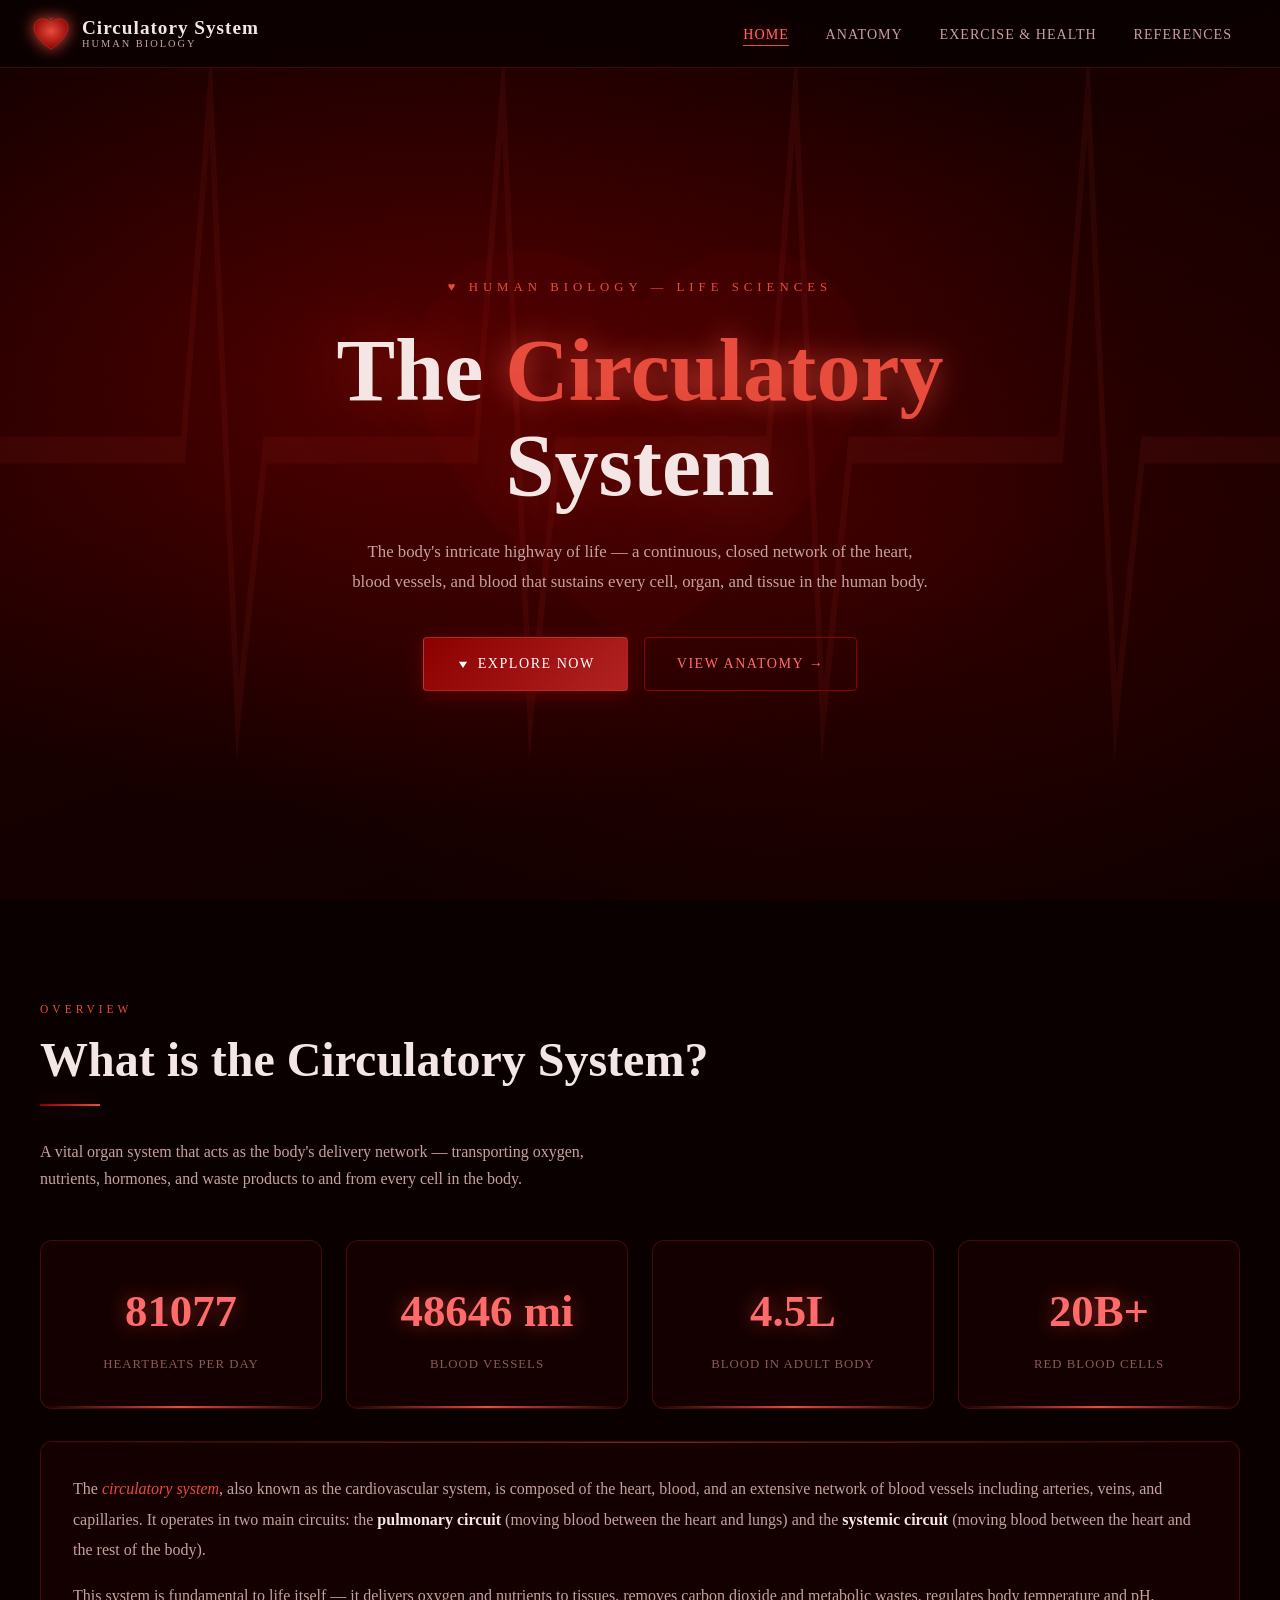
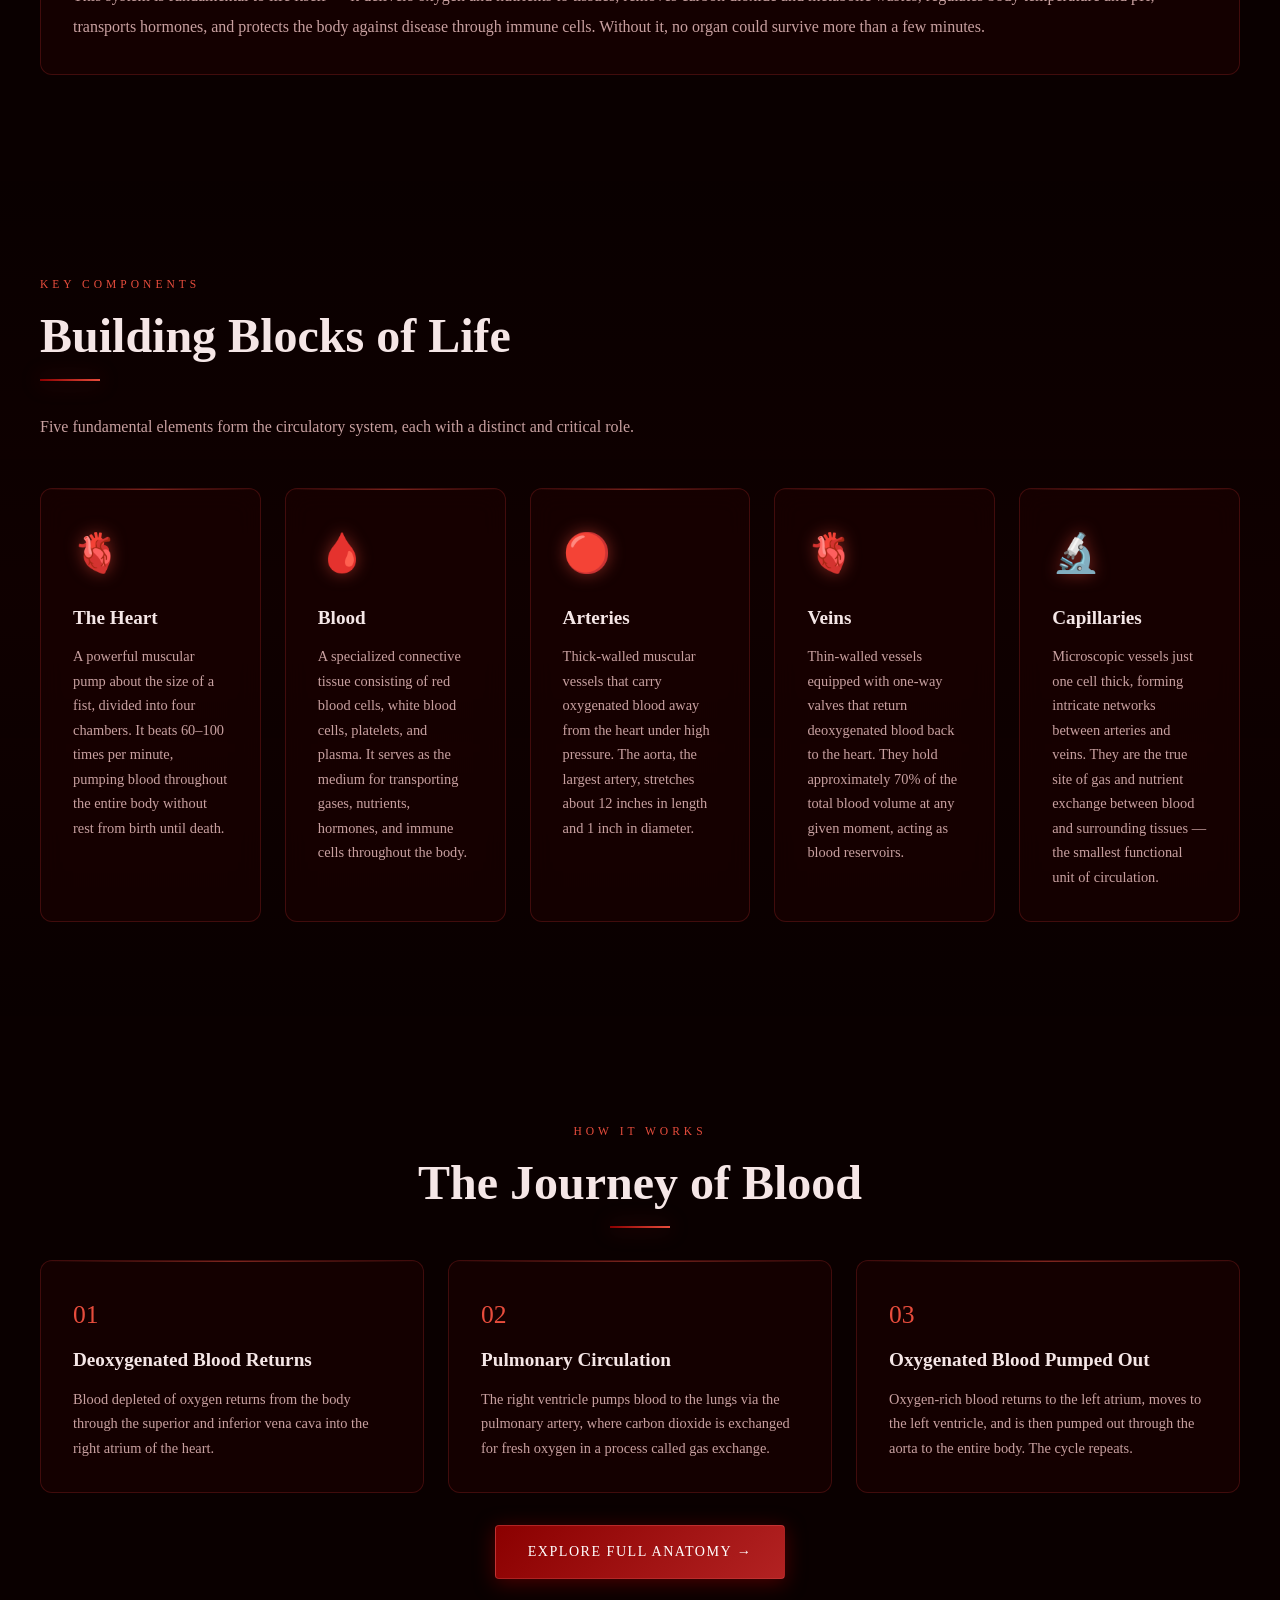
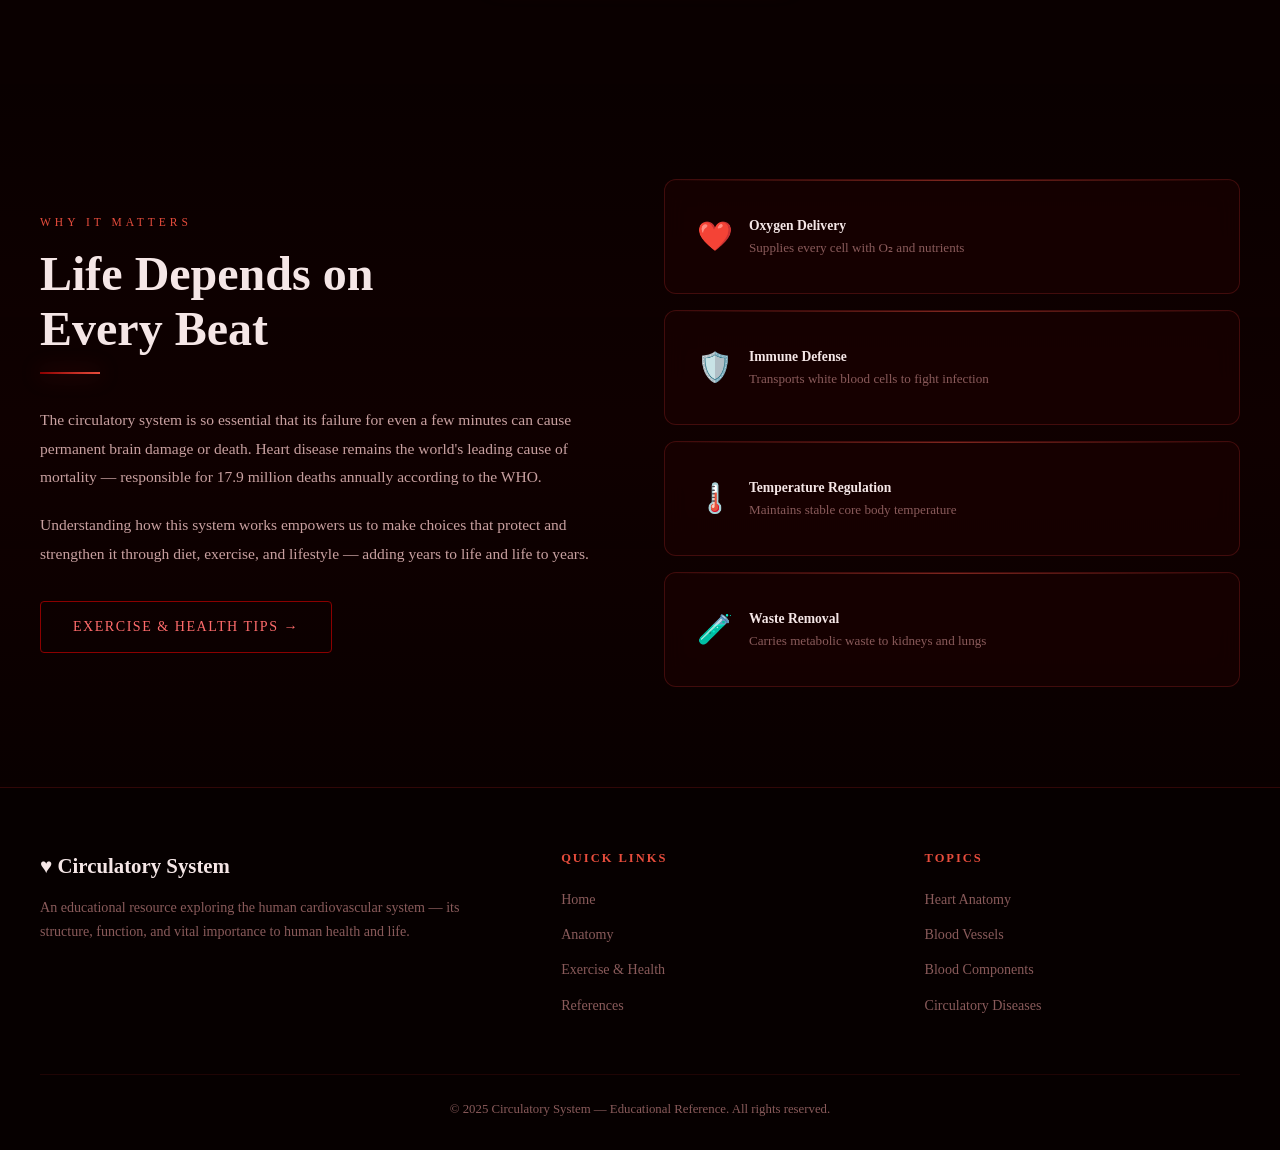
<file: index.html>
<!DOCTYPE html>
<html lang="en">
<head>
  <meta charset="UTF-8" />
  <meta name="viewport" content="width=device-width, initial-scale=1.0" />
  <title>The Circulatory System — Human Biology</title>
  <link rel="stylesheet" href="style.css" />
</head>
<body>

<!-- ========== LOADING SCREEN ========== -->
<div id="loading-screen">
  <div class="loader-heart">
    <svg viewBox="0 0 100 90" xmlns="http://www.w3.org/2000/svg">
      <path d="M50 85 C50 85 5 55 5 28 C5 14 16 5 28 5 C36 5 44 9 50 16 C56 9 64 5 72 5 C84 5 95 14 95 28 C95 55 50 85 50 85Z"
        fill="#8b0000" stroke="#c0392b" stroke-width="2"/>
    </svg>
  </div>
  <p class="loader-text">Loading&hellip;</p>
</div>

<!-- ========== PARTICLE CANVAS ========== -->
<canvas id="particles-canvas"></canvas>

<!-- ========== NAVIGATION BAR ========== -->
<nav id="navbar">
  <a href="index.html" class="nav-brand">
    <!-- Heart Logo SVG -->
    <svg class="nav-heart-icon" viewBox="0 0 100 90" xmlns="http://www.w3.org/2000/svg">
      <defs>
        <radialGradient id="hg" cx="50%" cy="40%" r="60%">
          <stop offset="0%" stop-color="#e74c3c"/>
          <stop offset="100%" stop-color="#8b0000"/>
        </radialGradient>
      </defs>
      <path d="M50 85 C50 85 5 55 5 28 C5 14 16 5 28 5 C36 5 44 9 50 16 C56 9 64 5 72 5 C84 5 95 14 95 28 C95 55 50 85 50 85Z"
        fill="url(#hg)" stroke="#c0392b" stroke-width="1.5"/>
      <!-- Aorta detail lines -->
      <line x1="50" y1="16" x2="50" y2="5" stroke="#e74c3c" stroke-width="2" opacity="0.6"/>
      <line x1="50" y1="5" x2="42" y2="2" stroke="#e74c3c" stroke-width="1.5" opacity="0.5"/>
      <line x1="50" y1="5" x2="58" y2="2" stroke="#e74c3c" stroke-width="1.5" opacity="0.5"/>
    </svg>
    <div class="nav-title">
      Circulatory System
      <span>Human Biology</span>
    </div>
  </a>

  <!-- Hamburger Toggle -->
  <div class="nav-toggle" aria-label="Toggle menu" role="button" tabindex="0">
    <span></span><span></span><span></span>
  </div>

  <ul class="nav-links">
    <li><a href="index.html" class="active">Home</a></li>
    <li><a href="anatomy.html">Anatomy</a></li>
    <li><a href="health.html">Exercise &amp; Health</a></li>
    <li><a href="references.html">References</a></li>
  </ul>
</nav>

<!-- ========== HERO SECTION ========== -->
<section class="hero" id="home">
  <div class="hero-bg"></div>

  <!-- Large background heart graphic -->
  <div class="hero-heart-graphic">
    <svg viewBox="0 0 100 90" xmlns="http://www.w3.org/2000/svg">
      <path d="M50 85 C50 85 5 55 5 28 C5 14 16 5 28 5 C36 5 44 9 50 16 C56 9 64 5 72 5 C84 5 95 14 95 28 C95 55 50 85 50 85Z"
        fill="#8b0000"/>
    </svg>
  </div>

  <!-- Animated ECG wave -->
  <div class="hero-wave">
    <svg viewBox="0 0 1400 100" preserveAspectRatio="none" xmlns="http://www.w3.org/2000/svg">
      <!-- Repeating ECG pattern -->
      <polyline points="
        0,50 80,50 100,50 115,10 130,80 145,50 160,50
        240,50 260,50 275,10 290,80 305,50 320,50
        400,50 420,50 435,10 450,80 465,50 480,50
        560,50 580,50 595,10 610,80 625,50 640,50
        720,50 740,50 755,10 770,80 785,50 800,50
        880,50 900,50 915,10 930,80 945,50 960,50
        1040,50 1060,50 1075,10 1090,80 1105,50 1120,50
        1200,50 1220,50 1235,10 1250,80 1265,50 1280,50
        1400,50"
        fill="none" stroke="#e74c3c" stroke-width="3"/>
    </svg>
  </div>

  <!-- Hero Content -->
  <div class="hero-content">
    <p class="hero-eyebrow">&#9829; Human Biology &mdash; Life Sciences</p>
    <h1>The <em>Circulatory</em><br>System</h1>
    <p class="hero-description">
      The body's intricate highway of life &mdash; a continuous, closed network of the heart, 
      blood vessels, and blood that sustains every cell, organ, and tissue in the human body.
    </p>
    <div class="hero-actions">
      <a href="#overview" class="btn-primary">
        <svg width="14" height="14" viewBox="0 0 24 24" fill="white" style="transform:rotate(90deg)"><path d="M8 5v14l11-7z"/></svg>
        Explore Now
      </a>
      <a href="anatomy.html" class="btn-outline">View Anatomy &rarr;</a>
    </div>
  </div>

  <!-- Heartbeat ECG line at bottom of hero -->
  <div class="heartbeat-bar">
    <svg viewBox="0 0 1200 80" preserveAspectRatio="none" xmlns="http://www.w3.org/2000/svg">
      <polyline class="ecg-line" points="
        0,40 100,40 130,40 150,5 165,70 180,40 220,40
        320,40 350,40 370,5 385,70 400,40 440,40
        540,40 570,40 590,5 605,70 620,40 660,40
        760,40 790,40 810,5 825,70 840,40 880,40
        980,40 1010,40 1030,5 1045,70 1060,40 1100,40
        1200,40"/>
    </svg>
  </div>
</section>

<!-- ========== OVERVIEW SECTION ========== -->
<section class="section" id="overview">
  <div class="section-inner">
    <div class="reveal">
      <p class="section-label">Overview</p>
      <h2 class="section-title">What is the Circulatory System?</h2>
      <div class="section-divider"></div>
      <p class="section-subtitle">
        A vital organ system that acts as the body's delivery network &mdash; transporting oxygen, 
        nutrients, hormones, and waste products to and from every cell in the body.
      </p>
    </div>

    <!-- Stats Row -->
    <div class="stats-grid reveal">
      <div class="stat-card">
        <span class="stat-number" data-count="100000" data-suffix="">0</span>
        <span class="stat-label">Heartbeats per day</span>
      </div>
      <div class="stat-card">
        <span class="stat-number" data-count="60000" data-suffix=" mi">0</span>
        <span class="stat-label">Blood vessels</span>
      </div>
      <div class="stat-card">
        <span class="stat-number" data-count="5.6" data-suffix="L">0</span>
        <span class="stat-label">Blood in adult body</span>
      </div>
      <div class="stat-card">
        <span class="stat-number" data-count="25" data-suffix="B+">0</span>
        <span class="stat-label">Red blood cells</span>
      </div>
    </div>

    <!-- Description -->
    <div class="glass-card reveal mt-2">
      <p style="font-size:1rem; color:var(--text-secondary); line-height:1.9; margin-bottom:1rem;">
        The <mark class="red">circulatory system</mark>, also known as the cardiovascular system, is composed of the 
        heart, blood, and an extensive network of blood vessels including arteries, veins, and capillaries. 
        It operates in two main circuits: the <strong style="color:var(--text-primary)">pulmonary circuit</strong> 
        (moving blood between the heart and lungs) and the <strong style="color:var(--text-primary)">systemic circuit</strong> 
        (moving blood between the heart and the rest of the body).
      </p>
      <p style="font-size:1rem; color:var(--text-secondary); line-height:1.9;">
        This system is fundamental to life itself &mdash; it delivers oxygen and nutrients to tissues, 
        removes carbon dioxide and metabolic wastes, regulates body temperature and pH, transports hormones, 
        and protects the body against disease through immune cells. Without it, no organ could survive 
        more than a few minutes.
      </p>
    </div>
  </div>
</section>

<!-- ========== COMPONENT CARDS SECTION ========== -->
<section class="section bg-section-alt" id="components">
  <div class="section-inner">
    <div class="reveal">
      <p class="section-label">Key Components</p>
      <h2 class="section-title">Building Blocks of Life</h2>
      <div class="section-divider"></div>
      <p class="section-subtitle">
        Five fundamental elements form the circulatory system, each with a distinct and critical role.
      </p>
    </div>

    <div class="cards-grid">
      <!-- Heart -->
      <div class="glass-card reveal reveal-delay-1">
        <span class="card-icon">🫀</span>
        <h3 class="card-title">The Heart</h3>
        <p class="card-body">
          A powerful muscular pump about the size of a fist, divided into four chambers. 
          It beats 60&ndash;100 times per minute, pumping blood throughout the entire body 
          without rest from birth until death.
        </p>
      </div>

      <!-- Blood -->
      <div class="glass-card reveal reveal-delay-2">
        <span class="card-icon">🩸</span>
        <h3 class="card-title">Blood</h3>
        <p class="card-body">
          A specialized connective tissue consisting of red blood cells, white blood cells, 
          platelets, and plasma. It serves as the medium for transporting gases, nutrients, 
          hormones, and immune cells throughout the body.
        </p>
      </div>

      <!-- Arteries -->
      <div class="glass-card reveal reveal-delay-3">
        <span class="card-icon">🔴</span>
        <h3 class="card-title">Arteries</h3>
        <p class="card-body">
          Thick-walled muscular vessels that carry oxygenated blood away from the heart 
          under high pressure. The aorta, the largest artery, stretches about 12 inches 
          in length and 1 inch in diameter.
        </p>
      </div>

      <!-- Veins -->
      <div class="glass-card reveal reveal-delay-1">
        <span class="card-icon">🫀</span>
        <h3 class="card-title">Veins</h3>
        <p class="card-body">
          Thin-walled vessels equipped with one-way valves that return deoxygenated blood 
          back to the heart. They hold approximately 70% of the total blood volume at any 
          given moment, acting as blood reservoirs.
        </p>
      </div>

      <!-- Capillaries -->
      <div class="glass-card reveal reveal-delay-2">
        <span class="card-icon">🔬</span>
        <h3 class="card-title">Capillaries</h3>
        <p class="card-body">
          Microscopic vessels just one cell thick, forming intricate networks between 
          arteries and veins. They are the true site of gas and nutrient exchange between 
          blood and surrounding tissues &mdash; the smallest functional unit of circulation.
        </p>
      </div>
    </div>
  </div>
</section>

<!-- ========== CIRCULATION PROCESS SECTION ========== -->
<section class="section" id="process">
  <div class="section-inner text-center">
    <div class="reveal">
      <p class="section-label">How It Works</p>
      <h2 class="section-title">The Journey of Blood</h2>
      <div class="section-divider" style="margin:1rem auto 2rem;"></div>
    </div>

    <!-- Process Steps -->
    <div class="cards-grid cards-grid-3 reveal">
      <div class="glass-card" style="text-align:left;">
        <div style="font-size:1.6rem;font-family:var(--font-display);color:var(--crimson-glow);margin-bottom:0.5rem;">01</div>
        <h3 class="card-title">Deoxygenated Blood Returns</h3>
        <p class="card-body">
          Blood depleted of oxygen returns from the body through the superior and inferior 
          vena cava into the right atrium of the heart.
        </p>
      </div>
      <div class="glass-card" style="text-align:left;">
        <div style="font-size:1.6rem;font-family:var(--font-display);color:var(--crimson-glow);margin-bottom:0.5rem;">02</div>
        <h3 class="card-title">Pulmonary Circulation</h3>
        <p class="card-body">
          The right ventricle pumps blood to the lungs via the pulmonary artery, where 
          carbon dioxide is exchanged for fresh oxygen in a process called gas exchange.
        </p>
      </div>
      <div class="glass-card" style="text-align:left;">
        <div style="font-size:1.6rem;font-family:var(--font-display);color:var(--crimson-glow);margin-bottom:0.5rem;">03</div>
        <h3 class="card-title">Oxygenated Blood Pumped Out</h3>
        <p class="card-body">
          Oxygen-rich blood returns to the left atrium, moves to the left ventricle, and 
          is then pumped out through the aorta to the entire body. The cycle repeats.
        </p>
      </div>
    </div>

    <!-- CTA -->
    <div class="reveal mt-2">
      <a href="anatomy.html" class="btn-primary">Explore Full Anatomy &rarr;</a>
    </div>
  </div>
</section>

<!-- ========== IMPORTANCE SECTION ========== -->
<section class="section bg-section-alt">
  <div class="section-inner">
    <div style="display:grid;grid-template-columns:1fr 1fr;gap:3rem;align-items:center;" class="reveal">
      <div>
        <p class="section-label">Why It Matters</p>
        <h2 class="section-title">Life Depends on<br>Every Beat</h2>
        <div class="section-divider"></div>
        <p style="color:var(--text-secondary);line-height:1.85;margin-bottom:1.2rem;font-size:0.97rem;">
          The circulatory system is so essential that its failure for even a few minutes can cause 
          permanent brain damage or death. Heart disease remains the world's leading cause of 
          mortality &mdash; responsible for 17.9 million deaths annually according to the WHO.
        </p>
        <p style="color:var(--text-secondary);line-height:1.85;margin-bottom:2rem;font-size:0.97rem;">
          Understanding how this system works empowers us to make choices that protect and 
          strengthen it through diet, exercise, and lifestyle &mdash; adding years to life 
          and life to years.
        </p>
        <a href="health.html" class="btn-outline">Exercise &amp; Health Tips &rarr;</a>
      </div>
      <div>
        <!-- Key facts list -->
        <div class="glass-card" style="margin-bottom:1rem;">
          <div style="display:flex;align-items:center;gap:1rem;">
            <span style="font-size:1.8rem;">❤️</span>
            <div>
              <div style="font-size:0.85rem;color:var(--text-primary);font-weight:600;">Oxygen Delivery</div>
              <div style="font-size:0.82rem;color:var(--text-muted);">Supplies every cell with O₂ and nutrients</div>
            </div>
          </div>
        </div>
        <div class="glass-card" style="margin-bottom:1rem;">
          <div style="display:flex;align-items:center;gap:1rem;">
            <span style="font-size:1.8rem;">🛡️</span>
            <div>
              <div style="font-size:0.85rem;color:var(--text-primary);font-weight:600;">Immune Defense</div>
              <div style="font-size:0.82rem;color:var(--text-muted);">Transports white blood cells to fight infection</div>
            </div>
          </div>
        </div>
        <div class="glass-card" style="margin-bottom:1rem;">
          <div style="display:flex;align-items:center;gap:1rem;">
            <span style="font-size:1.8rem;">🌡️</span>
            <div>
              <div style="font-size:0.85rem;color:var(--text-primary);font-weight:600;">Temperature Regulation</div>
              <div style="font-size:0.82rem;color:var(--text-muted);">Maintains stable core body temperature</div>
            </div>
          </div>
        </div>
        <div class="glass-card">
          <div style="display:flex;align-items:center;gap:1rem;">
            <span style="font-size:1.8rem;">🧪</span>
            <div>
              <div style="font-size:0.85rem;color:var(--text-primary);font-weight:600;">Waste Removal</div>
              <div style="font-size:0.82rem;color:var(--text-muted);">Carries metabolic waste to kidneys and lungs</div>
            </div>
          </div>
        </div>
      </div>
    </div>
  </div>
</section>

<!-- ========== FOOTER ========== -->
<footer>
  <div class="footer-inner">
    <div class="footer-brand">
      <h3>&#9829; Circulatory System</h3>
      <p>
        An educational resource exploring the human cardiovascular system &mdash; its structure, 
        function, and vital importance to human health and life.
      </p>
    </div>
    <div class="footer-col">
      <h4>Quick Links</h4>
      <ul>
        <li><a href="index.html">Home</a></li>
        <li><a href="anatomy.html">Anatomy</a></li>
        <li><a href="health.html">Exercise &amp; Health</a></li>
        <li><a href="references.html">References</a></li>
      </ul>
    </div>
    <div class="footer-col">
      <h4>Topics</h4>
      <ul>
        <li><a href="anatomy.html#heart-parts">Heart Anatomy</a></li>
        <li><a href="anatomy.html#blood-vessels">Blood Vessels</a></li>
        <li><a href="anatomy.html#blood">Blood Components</a></li>
        <li><a href="health.html#diseases">Circulatory Diseases</a></li>
      </ul>
    </div>
  </div>
  <div class="footer-bottom">
    <p>&copy; 2025 Circulatory System &mdash; Educational Reference. All rights reserved.</p>
  </div>
</footer>

<!-- ========== SCROLL TO TOP ========== -->
<button id="scroll-top" aria-label="Scroll to top">
  <svg viewBox="0 0 24 24" xmlns="http://www.w3.org/2000/svg">
    <path d="M12 4l-8 8h5v8h6v-8h5z"/>
  </svg>
</button>

<script src="script.js"></script>
</body>
</html>
</file>
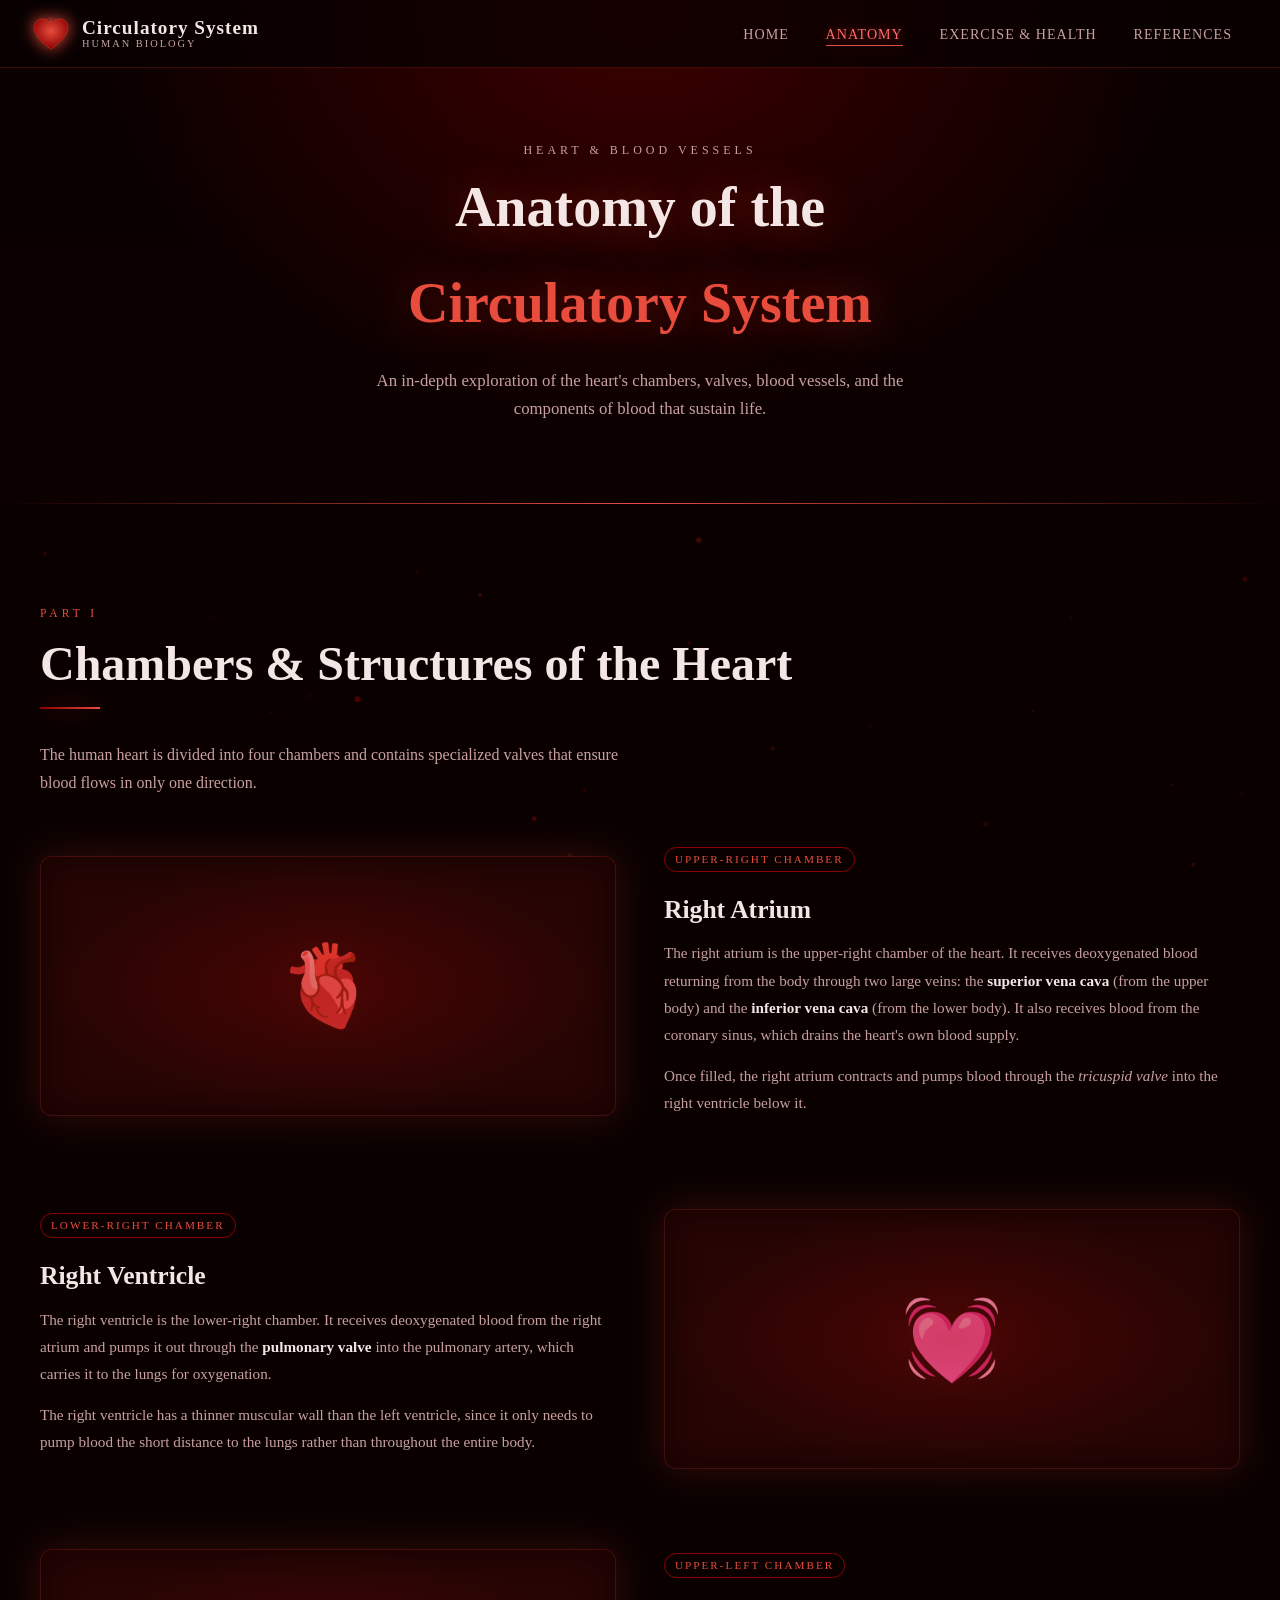
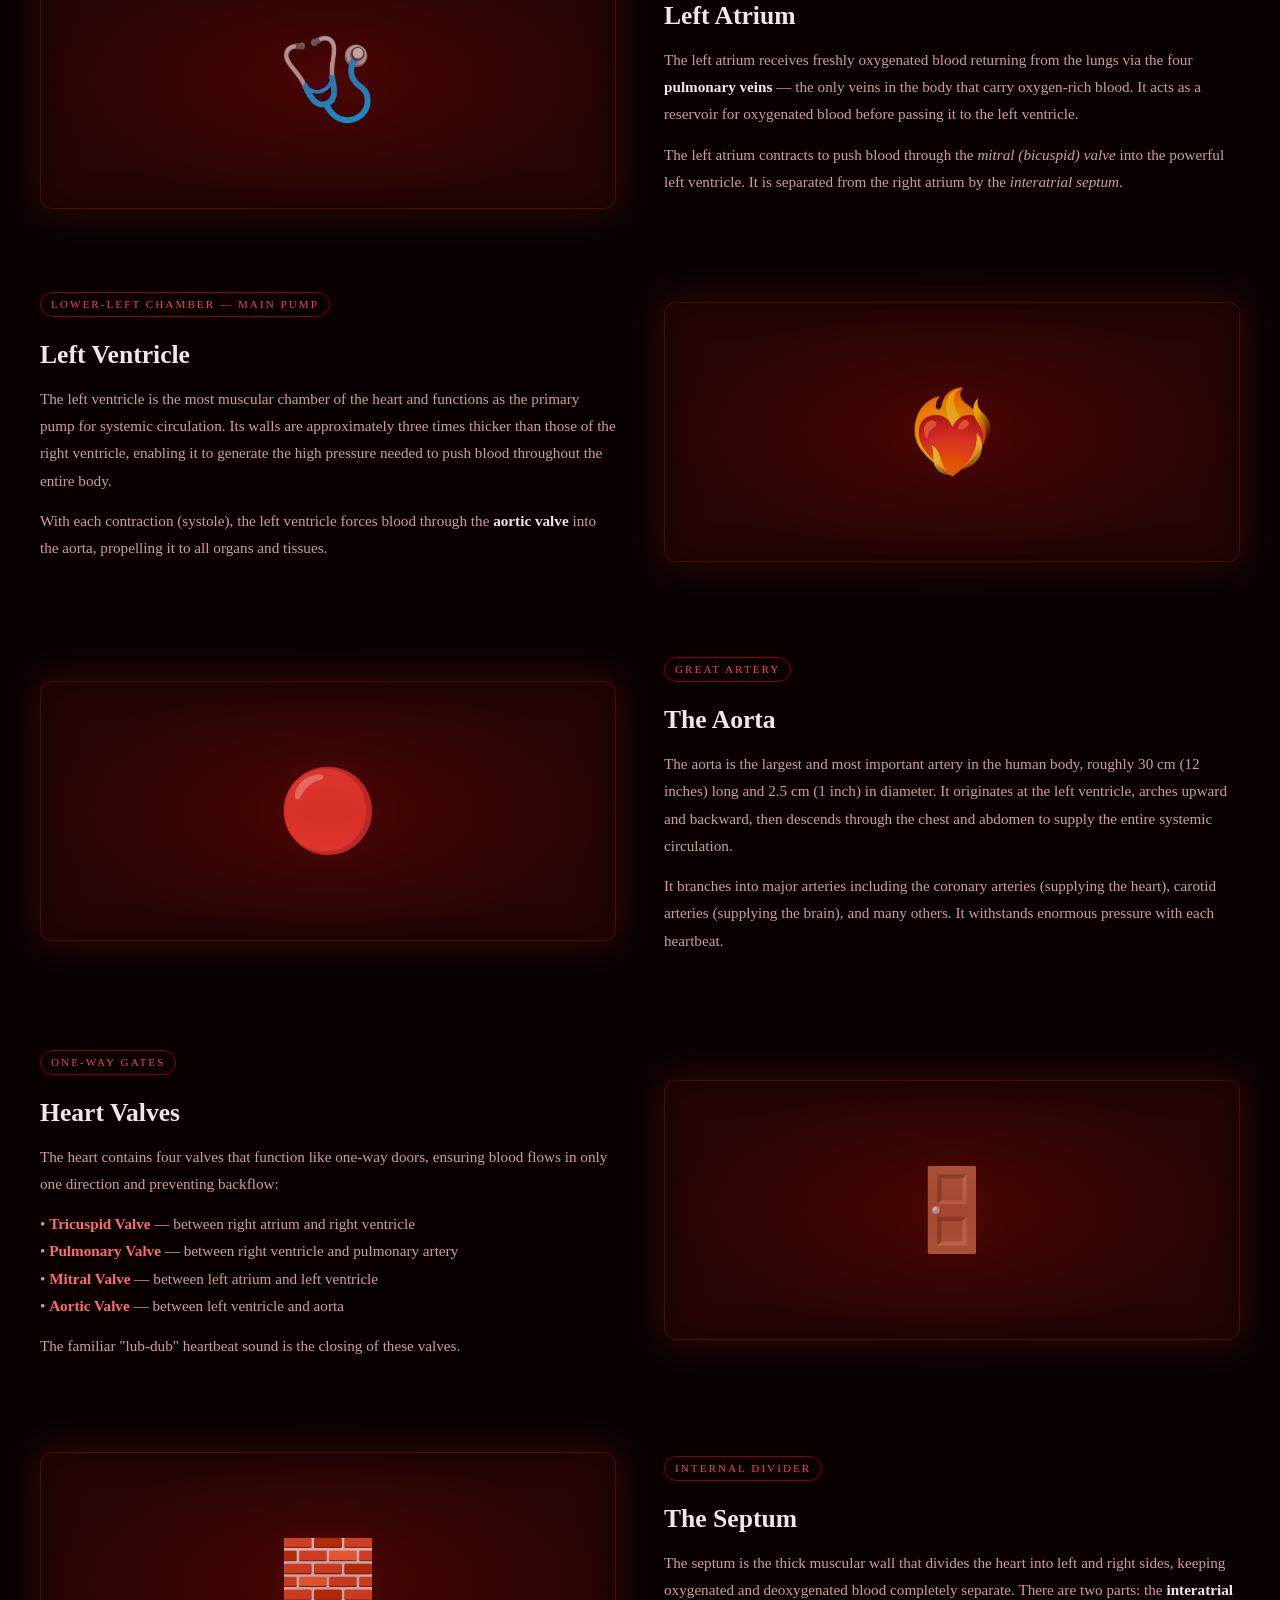
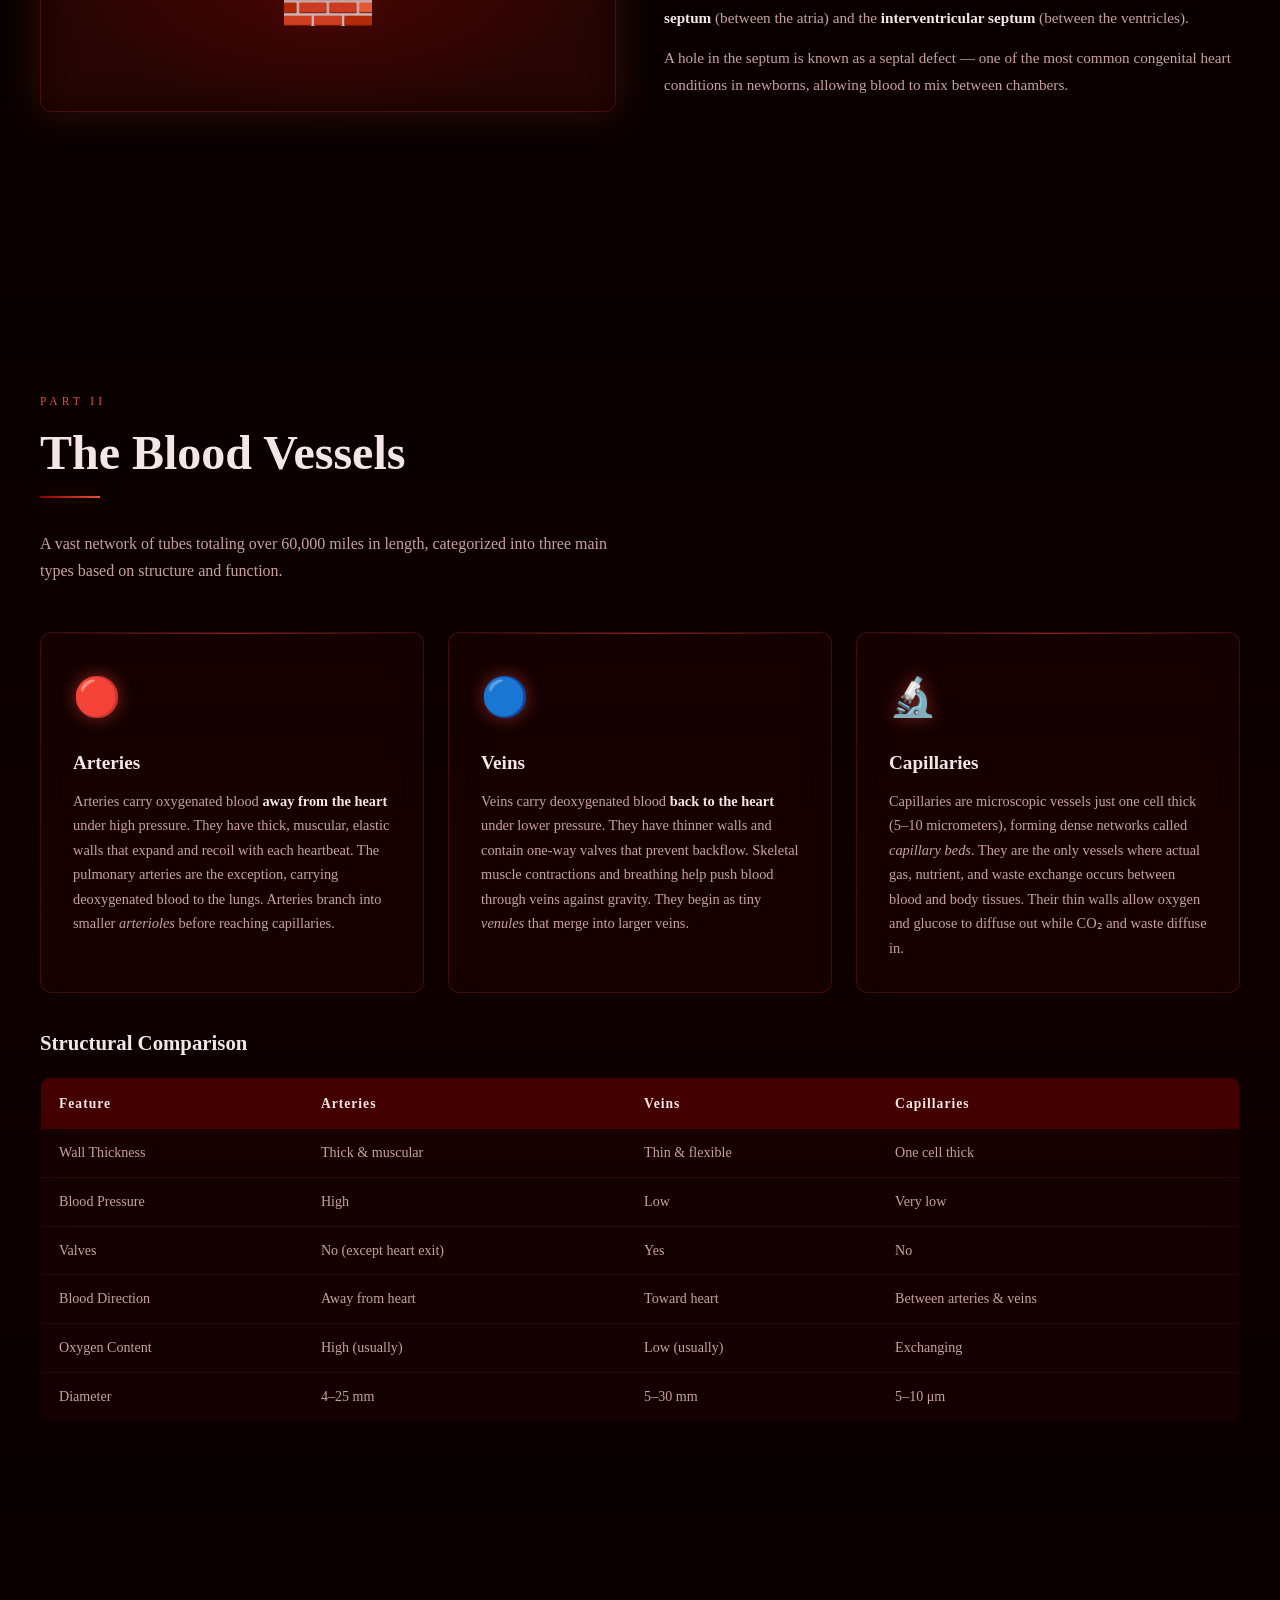
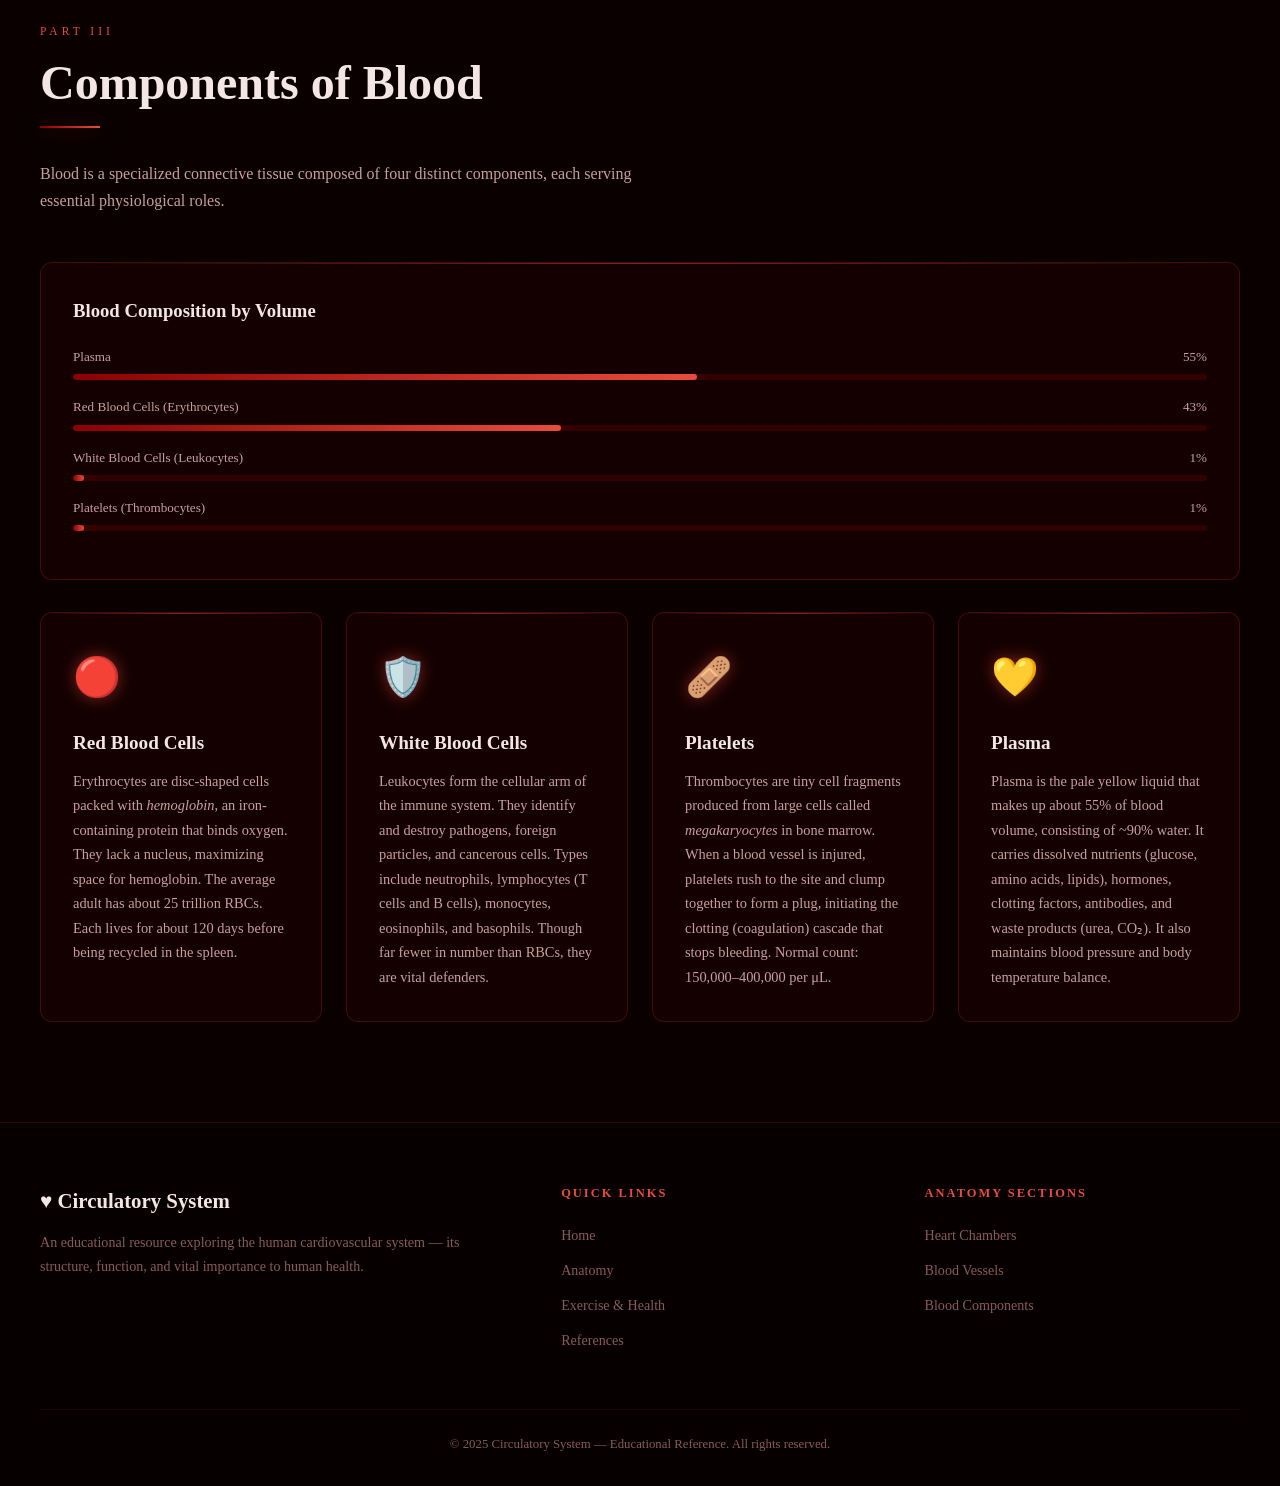
<file: anatomy.html>
<!DOCTYPE html>
<html lang="en">
<head>
  <meta charset="UTF-8" />
  <meta name="viewport" content="width=device-width, initial-scale=1.0" />
  <title>Anatomy — The Circulatory System</title>
  <link rel="stylesheet" href="style.css" />
</head>
<body>

<!-- ========== LOADING SCREEN ========== -->
<div id="loading-screen">
  <div class="loader-heart">
    <svg viewBox="0 0 100 90" xmlns="http://www.w3.org/2000/svg">
      <path d="M50 85 C50 85 5 55 5 28 C5 14 16 5 28 5 C36 5 44 9 50 16 C56 9 64 5 72 5 C84 5 95 14 95 28 C95 55 50 85 50 85Z"
        fill="#8b0000" stroke="#c0392b" stroke-width="2"/>
    </svg>
  </div>
  <p class="loader-text">Loading&hellip;</p>
</div>

<!-- ========== PARTICLE CANVAS ========== -->
<canvas id="particles-canvas"></canvas>

<!-- ========== NAVIGATION BAR ========== -->
<nav id="navbar">
  <a href="index.html" class="nav-brand">
    <svg class="nav-heart-icon" viewBox="0 0 100 90" xmlns="http://www.w3.org/2000/svg">
      <defs>
        <radialGradient id="hg2" cx="50%" cy="40%" r="60%">
          <stop offset="0%" stop-color="#e74c3c"/>
          <stop offset="100%" stop-color="#8b0000"/>
        </radialGradient>
      </defs>
      <path d="M50 85 C50 85 5 55 5 28 C5 14 16 5 28 5 C36 5 44 9 50 16 C56 9 64 5 72 5 C84 5 95 14 95 28 C95 55 50 85 50 85Z"
        fill="url(#hg2)" stroke="#c0392b" stroke-width="1.5"/>
      <line x1="50" y1="16" x2="50" y2="5" stroke="#e74c3c" stroke-width="2" opacity="0.6"/>
      <line x1="50" y1="5" x2="42" y2="2" stroke="#e74c3c" stroke-width="1.5" opacity="0.5"/>
      <line x1="50" y1="5" x2="58" y2="2" stroke="#e74c3c" stroke-width="1.5" opacity="0.5"/>
    </svg>
    <div class="nav-title">
      Circulatory System
      <span>Human Biology</span>
    </div>
  </a>
  <div class="nav-toggle" role="button" tabindex="0" aria-label="Toggle menu">
    <span></span><span></span><span></span>
  </div>
  <ul class="nav-links">
    <li><a href="index.html">Home</a></li>
    <li><a href="anatomy.html" class="active">Anatomy</a></li>
    <li><a href="health.html">Exercise &amp; Health</a></li>
    <li><a href="references.html">References</a></li>
  </ul>
</nav>

<!-- ========== PAGE HERO ========== -->
<header class="page-hero">
  <p class="section-label" style="font-size:0.75rem;letter-spacing:4px;">Heart &amp; Blood Vessels</p>
  <h1>Anatomy of the<br><em style="color:var(--crimson-glow);font-style:normal;">Circulatory System</em></h1>
  <p>An in-depth exploration of the heart's chambers, valves, blood vessels, and the components of blood that sustain life.</p>
</header>

<!-- ========== HEART PARTS SECTION ========== -->
<section class="section" id="heart-parts">
  <div class="section-inner">
    <div class="reveal">
      <p class="section-label">Part I</p>
      <h2 class="section-title">Chambers &amp; Structures of the Heart</h2>
      <div class="section-divider"></div>
      <p class="section-subtitle">
        The human heart is divided into four chambers and contains specialized valves that ensure 
        blood flows in only one direction.
      </p>
    </div>

    <!-- Right Atrium -->
    <div class="anatomy-block">
      <div class="anatomy-visual">🫀</div>
      <div class="anatomy-info">
        <span class="tag">Upper-Right Chamber</span>
        <h3>Right Atrium</h3>
        <p>
          The right atrium is the upper-right chamber of the heart. It receives deoxygenated blood 
          returning from the body through two large veins: the <strong style="color:var(--text-primary)">superior vena cava</strong> 
          (from the upper body) and the <strong style="color:var(--text-primary)">inferior vena cava</strong> 
          (from the lower body). It also receives blood from the coronary sinus, which drains 
          the heart's own blood supply.
        </p>
        <p>
          Once filled, the right atrium contracts and pumps blood through the 
          <em>tricuspid valve</em> into the right ventricle below it.
        </p>
      </div>
    </div>

    <!-- Right Ventricle -->
    <div class="anatomy-block reverse">
      <div class="anatomy-visual">💓</div>
      <div class="anatomy-info">
        <span class="tag">Lower-Right Chamber</span>
        <h3>Right Ventricle</h3>
        <p>
          The right ventricle is the lower-right chamber. It receives deoxygenated blood from the 
          right atrium and pumps it out through the <strong style="color:var(--text-primary)">pulmonary valve</strong> 
          into the pulmonary artery, which carries it to the lungs for oxygenation.
        </p>
        <p>
          The right ventricle has a thinner muscular wall than the left ventricle, since it only 
          needs to pump blood the short distance to the lungs rather than throughout the entire body.
        </p>
      </div>
    </div>

    <!-- Left Atrium -->
    <div class="anatomy-block">
      <div class="anatomy-visual">🩺</div>
      <div class="anatomy-info">
        <span class="tag">Upper-Left Chamber</span>
        <h3>Left Atrium</h3>
        <p>
          The left atrium receives freshly oxygenated blood returning from the lungs via the 
          four <strong style="color:var(--text-primary)">pulmonary veins</strong> &mdash; the only 
          veins in the body that carry oxygen-rich blood. It acts as a reservoir for oxygenated 
          blood before passing it to the left ventricle.
        </p>
        <p>
          The left atrium contracts to push blood through the <em>mitral (bicuspid) valve</em> 
          into the powerful left ventricle. It is separated from the right atrium by the 
          <em>interatrial septum</em>.
        </p>
      </div>
    </div>

    <!-- Left Ventricle -->
    <div class="anatomy-block reverse">
      <div class="anatomy-visual">❤️‍🔥</div>
      <div class="anatomy-info">
        <span class="tag">Lower-Left Chamber — Main Pump</span>
        <h3>Left Ventricle</h3>
        <p>
          The left ventricle is the most muscular chamber of the heart and functions as the 
          primary pump for systemic circulation. Its walls are approximately three times thicker 
          than those of the right ventricle, enabling it to generate the high pressure needed to 
          push blood throughout the entire body.
        </p>
        <p>
          With each contraction (systole), the left ventricle forces blood through the 
          <strong style="color:var(--text-primary)">aortic valve</strong> into the aorta, 
          propelling it to all organs and tissues.
        </p>
      </div>
    </div>

    <!-- Aorta -->
    <div class="anatomy-block">
      <div class="anatomy-visual">🔴</div>
      <div class="anatomy-info">
        <span class="tag">Great Artery</span>
        <h3>The Aorta</h3>
        <p>
          The aorta is the largest and most important artery in the human body, roughly 
          30 cm (12 inches) long and 2.5 cm (1 inch) in diameter. It originates at the 
          left ventricle, arches upward and backward, then descends through the chest and 
          abdomen to supply the entire systemic circulation.
        </p>
        <p>
          It branches into major arteries including the coronary arteries (supplying the heart), 
          carotid arteries (supplying the brain), and many others. It withstands enormous 
          pressure with each heartbeat.
        </p>
      </div>
    </div>

    <!-- Valves -->
    <div class="anatomy-block reverse">
      <div class="anatomy-visual">🚪</div>
      <div class="anatomy-info">
        <span class="tag">One-Way Gates</span>
        <h3>Heart Valves</h3>
        <p>
          The heart contains four valves that function like one-way doors, ensuring blood 
          flows in only one direction and preventing backflow:
        </p>
        <p>
          &bull; <strong style="color:var(--crimson-light)">Tricuspid Valve</strong> &mdash; between right atrium and right ventricle<br>
          &bull; <strong style="color:var(--crimson-light)">Pulmonary Valve</strong> &mdash; between right ventricle and pulmonary artery<br>
          &bull; <strong style="color:var(--crimson-light)">Mitral Valve</strong> &mdash; between left atrium and left ventricle<br>
          &bull; <strong style="color:var(--crimson-light)">Aortic Valve</strong> &mdash; between left ventricle and aorta
        </p>
        <p>The familiar "lub-dub" heartbeat sound is the closing of these valves.</p>
      </div>
    </div>

    <!-- Septum -->
    <div class="anatomy-block">
      <div class="anatomy-visual">🧱</div>
      <div class="anatomy-info">
        <span class="tag">Internal Divider</span>
        <h3>The Septum</h3>
        <p>
          The septum is the thick muscular wall that divides the heart into left and right 
          sides, keeping oxygenated and deoxygenated blood completely separate. There are 
          two parts: the <strong style="color:var(--text-primary)">interatrial septum</strong> 
          (between the atria) and the <strong style="color:var(--text-primary)">interventricular septum</strong> 
          (between the ventricles).
        </p>
        <p>
          A hole in the septum is known as a septal defect &mdash; one of the most common 
          congenital heart conditions in newborns, allowing blood to mix between chambers.
        </p>
      </div>
    </div>
  </div>
</section>

<!-- ========== BLOOD VESSELS SECTION ========== -->
<section class="section bg-section-alt" id="blood-vessels">
  <div class="section-inner">
    <div class="reveal">
      <p class="section-label">Part II</p>
      <h2 class="section-title">The Blood Vessels</h2>
      <div class="section-divider"></div>
      <p class="section-subtitle">
        A vast network of tubes totaling over 60,000 miles in length, categorized into 
        three main types based on structure and function.
      </p>
    </div>

    <div class="cards-grid cards-grid-3 reveal">
      <div class="glass-card">
        <span class="card-icon">🔴</span>
        <h3 class="card-title">Arteries</h3>
        <p class="card-body">
          Arteries carry oxygenated blood <strong style="color:var(--text-primary)">away from the heart</strong> 
          under high pressure. They have thick, muscular, elastic walls that expand and recoil with 
          each heartbeat. The pulmonary arteries are the exception, carrying deoxygenated blood 
          to the lungs. Arteries branch into smaller <em>arterioles</em> before reaching capillaries.
        </p>
      </div>
      <div class="glass-card">
        <span class="card-icon">🔵</span>
        <h3 class="card-title">Veins</h3>
        <p class="card-body">
          Veins carry deoxygenated blood <strong style="color:var(--text-primary)">back to the heart</strong> 
          under lower pressure. They have thinner walls and contain one-way valves that prevent 
          backflow. Skeletal muscle contractions and breathing help push blood through veins 
          against gravity. They begin as tiny <em>venules</em> that merge into larger veins.
        </p>
      </div>
      <div class="glass-card">
        <span class="card-icon">🔬</span>
        <h3 class="card-title">Capillaries</h3>
        <p class="card-body">
          Capillaries are microscopic vessels just one cell thick (5&ndash;10 micrometers), 
          forming dense networks called <em>capillary beds</em>. They are the only vessels 
          where actual gas, nutrient, and waste exchange occurs between blood and body tissues. 
          Their thin walls allow oxygen and glucose to diffuse out while CO₂ and waste diffuse in.
        </p>
      </div>
    </div>

    <!-- Comparison Table -->
    <div class="reveal mt-2">
      <h3 style="font-family:var(--font-display);color:var(--text-primary);margin-bottom:1rem;font-size:1.3rem;">
        Structural Comparison
      </h3>
      <div style="overflow-x:auto;">
        <table class="vessel-table">
          <thead>
            <tr>
              <th>Feature</th>
              <th>Arteries</th>
              <th>Veins</th>
              <th>Capillaries</th>
            </tr>
          </thead>
          <tbody>
            <tr>
              <td>Wall Thickness</td>
              <td>Thick &amp; muscular</td>
              <td>Thin &amp; flexible</td>
              <td>One cell thick</td>
            </tr>
            <tr>
              <td>Blood Pressure</td>
              <td>High</td>
              <td>Low</td>
              <td>Very low</td>
            </tr>
            <tr>
              <td>Valves</td>
              <td>No (except heart exit)</td>
              <td>Yes</td>
              <td>No</td>
            </tr>
            <tr>
              <td>Blood Direction</td>
              <td>Away from heart</td>
              <td>Toward heart</td>
              <td>Between arteries &amp; veins</td>
            </tr>
            <tr>
              <td>Oxygen Content</td>
              <td>High (usually)</td>
              <td>Low (usually)</td>
              <td>Exchanging</td>
            </tr>
            <tr>
              <td>Diameter</td>
              <td>4&ndash;25 mm</td>
              <td>5&ndash;30 mm</td>
              <td>5&ndash;10 &mu;m</td>
            </tr>
          </tbody>
        </table>
      </div>
    </div>
  </div>
</section>

<!-- ========== BLOOD COMPONENTS SECTION ========== -->
<section class="section" id="blood">
  <div class="section-inner">
    <div class="reveal">
      <p class="section-label">Part III</p>
      <h2 class="section-title">Components of Blood</h2>
      <div class="section-divider"></div>
      <p class="section-subtitle">
        Blood is a specialized connective tissue composed of four distinct components, 
        each serving essential physiological roles.
      </p>
    </div>

    <!-- Blood composition visual -->
    <div class="glass-card reveal" style="margin-bottom:2rem;">
      <h3 style="font-family:var(--font-display);color:var(--text-primary);margin-bottom:1.2rem;">Blood Composition by Volume</h3>
      <div class="progress-container">
        <div class="progress-label"><span>Plasma</span><span>55%</span></div>
        <div class="progress-bar"><div class="progress-fill" data-width="55%"></div></div>
      </div>
      <div class="progress-container">
        <div class="progress-label"><span>Red Blood Cells (Erythrocytes)</span><span>43%</span></div>
        <div class="progress-bar"><div class="progress-fill" data-width="43%"></div></div>
      </div>
      <div class="progress-container">
        <div class="progress-label"><span>White Blood Cells (Leukocytes)</span><span>1%</span></div>
        <div class="progress-bar"><div class="progress-fill" data-width="1%"></div></div>
      </div>
      <div class="progress-container">
        <div class="progress-label"><span>Platelets (Thrombocytes)</span><span>1%</span></div>
        <div class="progress-bar"><div class="progress-fill" data-width="1%"></div></div>
      </div>
    </div>

    <div class="cards-grid reveal">
      <!-- Red Blood Cells -->
      <div class="glass-card">
        <span class="card-icon">🔴</span>
        <h3 class="card-title">Red Blood Cells</h3>
        <p class="card-body">
          Erythrocytes are disc-shaped cells packed with <em>hemoglobin</em>, an iron-containing 
          protein that binds oxygen. They lack a nucleus, maximizing space for hemoglobin. 
          The average adult has about 25 trillion RBCs. Each lives for about 120 days 
          before being recycled in the spleen.
        </p>
      </div>

      <!-- White Blood Cells -->
      <div class="glass-card">
        <span class="card-icon">🛡️</span>
        <h3 class="card-title">White Blood Cells</h3>
        <p class="card-body">
          Leukocytes form the cellular arm of the immune system. They identify and destroy 
          pathogens, foreign particles, and cancerous cells. Types include neutrophils, 
          lymphocytes (T cells and B cells), monocytes, eosinophils, and basophils. 
          Though far fewer in number than RBCs, they are vital defenders.
        </p>
      </div>

      <!-- Platelets -->
      <div class="glass-card">
        <span class="card-icon">🩹</span>
        <h3 class="card-title">Platelets</h3>
        <p class="card-body">
          Thrombocytes are tiny cell fragments produced from large cells called 
          <em>megakaryocytes</em> in bone marrow. When a blood vessel is injured, platelets 
          rush to the site and clump together to form a plug, initiating the clotting 
          (coagulation) cascade that stops bleeding. Normal count: 150,000&ndash;400,000 per &mu;L.
        </p>
      </div>

      <!-- Plasma -->
      <div class="glass-card">
        <span class="card-icon">💛</span>
        <h3 class="card-title">Plasma</h3>
        <p class="card-body">
          Plasma is the pale yellow liquid that makes up about 55% of blood volume, consisting 
          of ~90% water. It carries dissolved nutrients (glucose, amino acids, lipids), 
          hormones, clotting factors, antibodies, and waste products (urea, CO₂). 
          It also maintains blood pressure and body temperature balance.
        </p>
      </div>
    </div>
  </div>
</section>

<!-- ========== FOOTER ========== -->
<footer>
  <div class="footer-inner">
    <div class="footer-brand">
      <h3>&#9829; Circulatory System</h3>
      <p>An educational resource exploring the human cardiovascular system &mdash; its structure, function, and vital importance to human health.</p>
    </div>
    <div class="footer-col">
      <h4>Quick Links</h4>
      <ul>
        <li><a href="index.html">Home</a></li>
        <li><a href="anatomy.html">Anatomy</a></li>
        <li><a href="health.html">Exercise &amp; Health</a></li>
        <li><a href="references.html">References</a></li>
      </ul>
    </div>
    <div class="footer-col">
      <h4>Anatomy Sections</h4>
      <ul>
        <li><a href="#heart-parts">Heart Chambers</a></li>
        <li><a href="#blood-vessels">Blood Vessels</a></li>
        <li><a href="#blood">Blood Components</a></li>
      </ul>
    </div>
  </div>
  <div class="footer-bottom">
    <p>&copy; 2025 Circulatory System &mdash; Educational Reference. All rights reserved.</p>
  </div>
</footer>

<button id="scroll-top" aria-label="Scroll to top">
  <svg viewBox="0 0 24 24" xmlns="http://www.w3.org/2000/svg"><path d="M12 4l-8 8h5v8h6v-8h5z"/></svg>
</button>

<script src="script.js"></script>
</body>
</html>
</file>
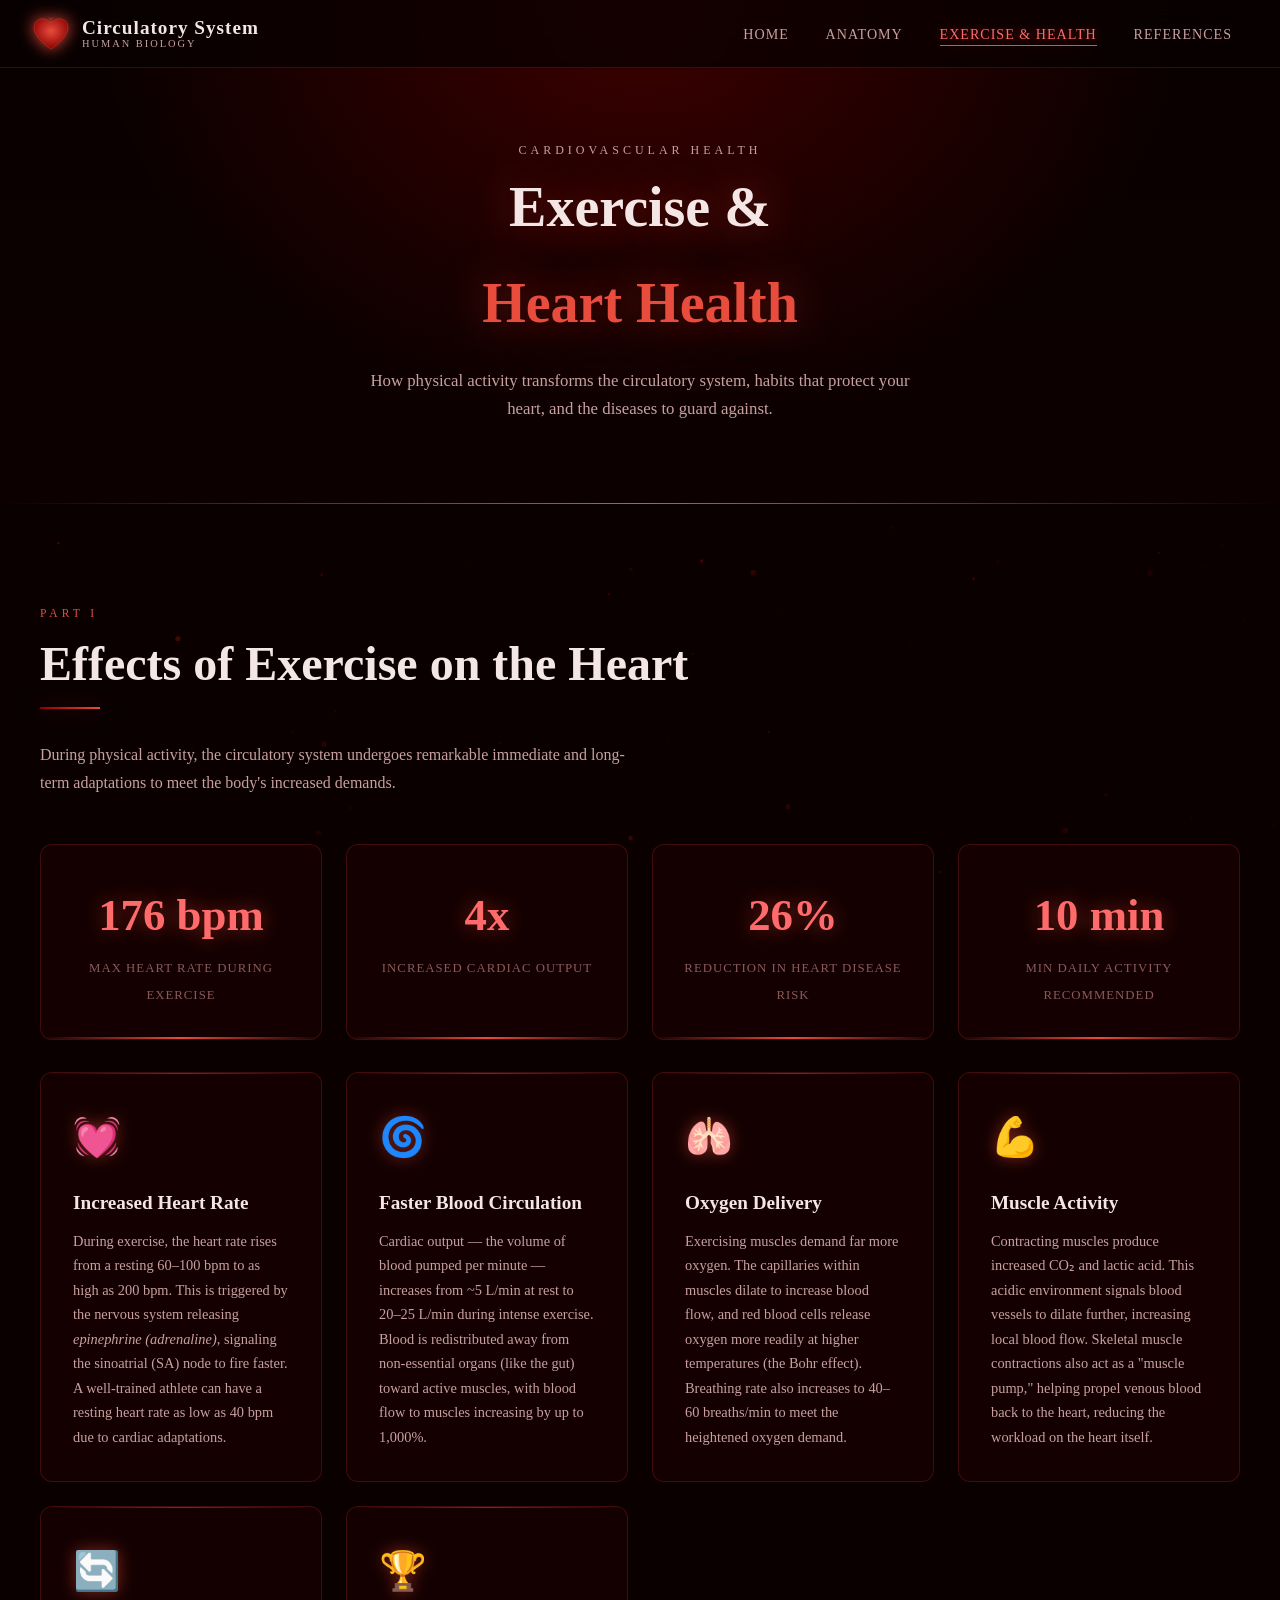
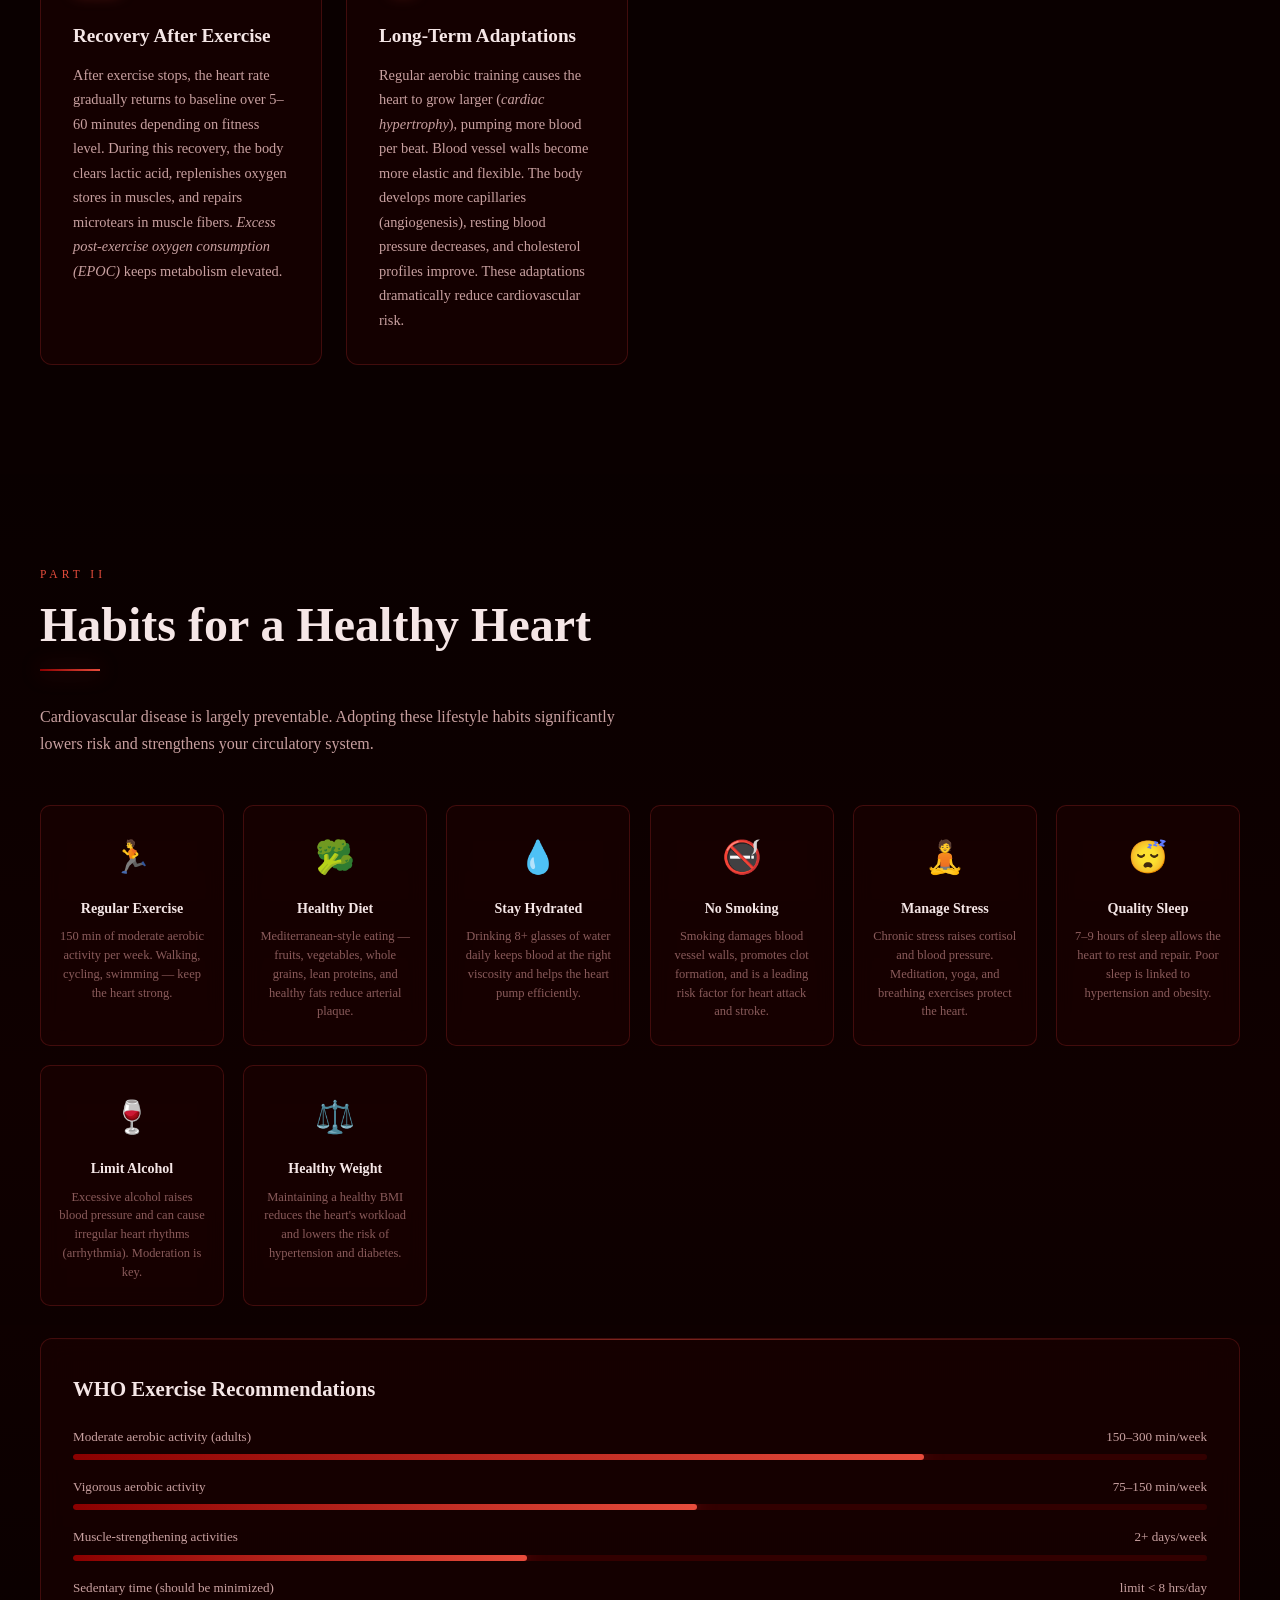
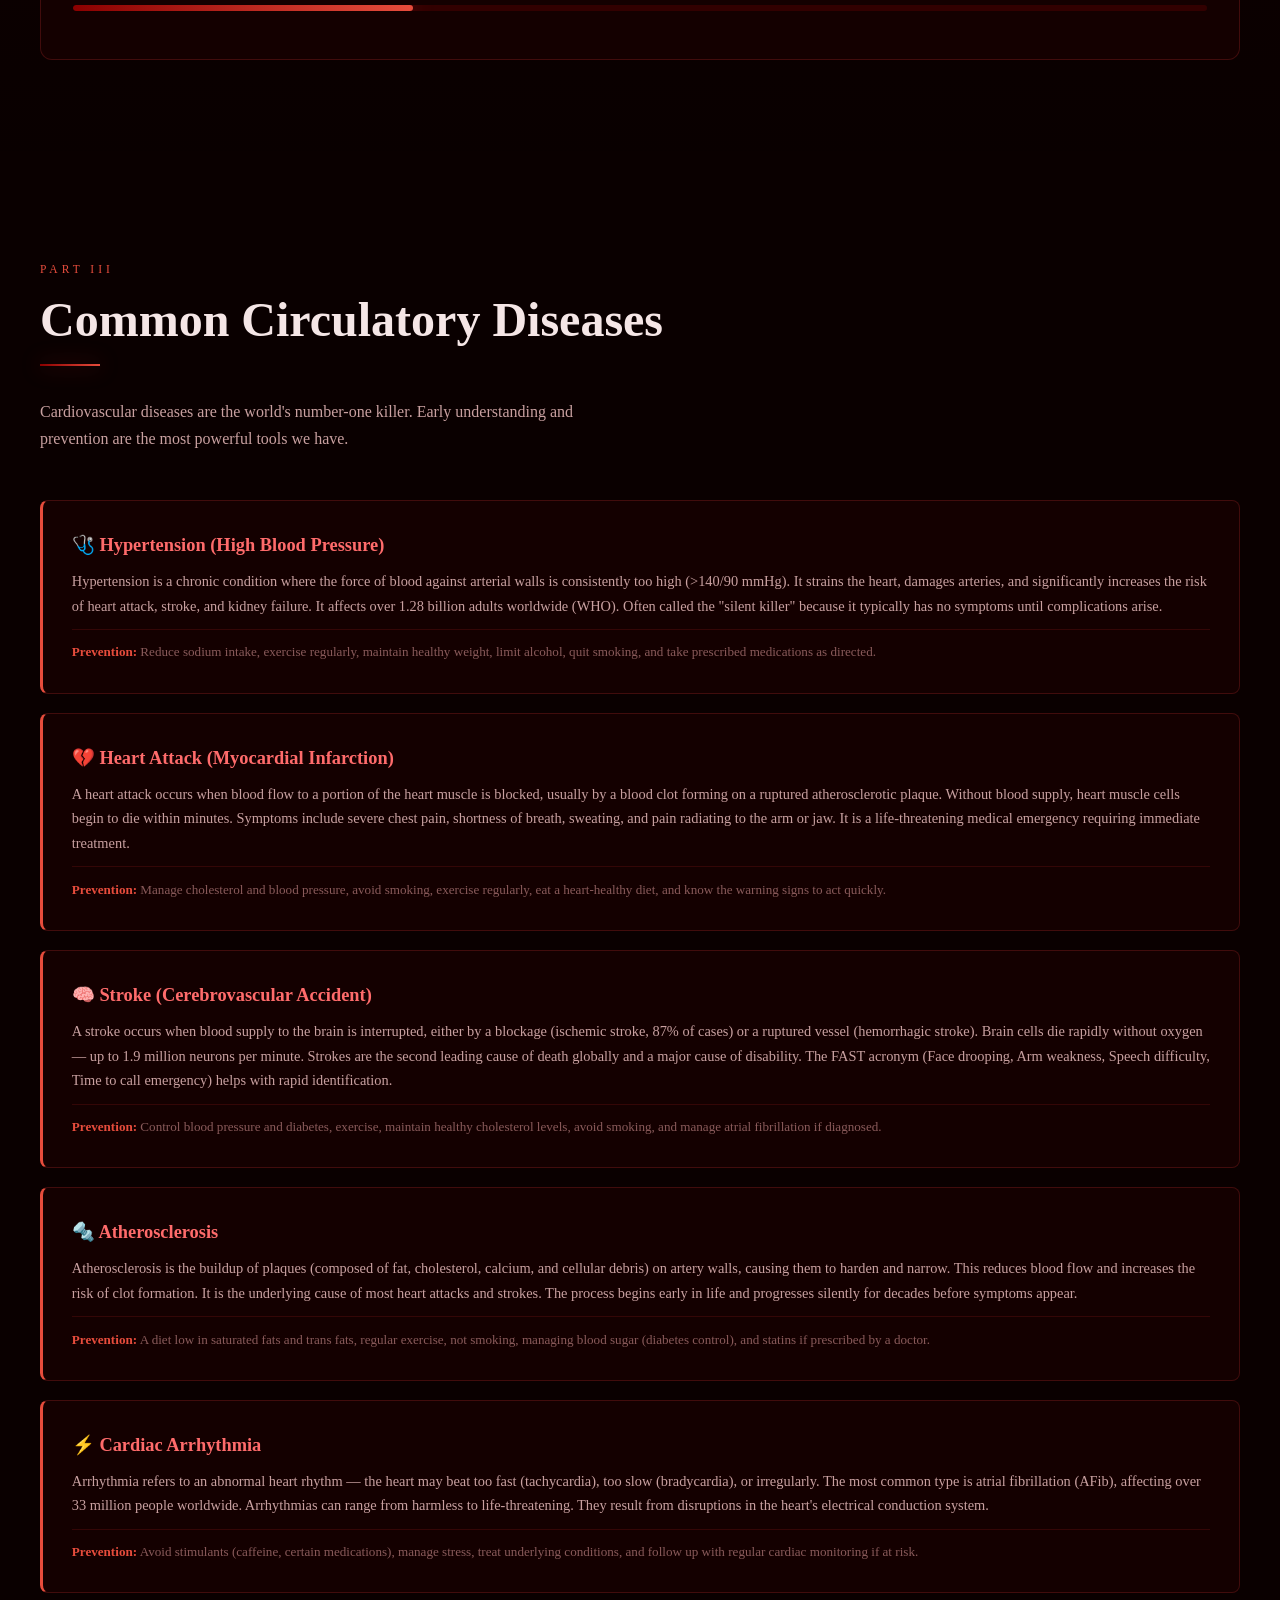
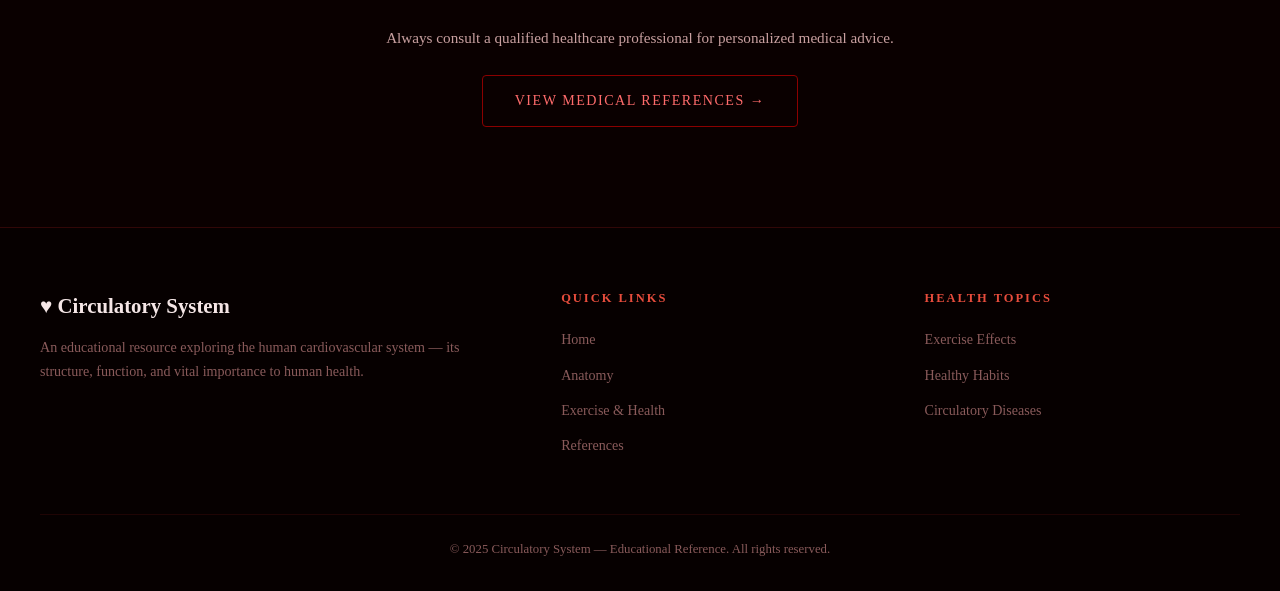
<file: health.html>
<!DOCTYPE html>
<html lang="en">
<head>
  <meta charset="UTF-8" />
  <meta name="viewport" content="width=device-width, initial-scale=1.0" />
  <title>Exercise &amp; Health — The Circulatory System</title>
  <link rel="stylesheet" href="style.css" />
</head>
<body>

<!-- ========== LOADING SCREEN ========== -->
<div id="loading-screen">
  <div class="loader-heart">
    <svg viewBox="0 0 100 90" xmlns="http://www.w3.org/2000/svg">
      <path d="M50 85 C50 85 5 55 5 28 C5 14 16 5 28 5 C36 5 44 9 50 16 C56 9 64 5 72 5 C84 5 95 14 95 28 C95 55 50 85 50 85Z"
        fill="#8b0000" stroke="#c0392b" stroke-width="2"/>
    </svg>
  </div>
  <p class="loader-text">Loading&hellip;</p>
</div>

<canvas id="particles-canvas"></canvas>

<!-- ========== NAVIGATION BAR ========== -->
<nav id="navbar">
  <a href="index.html" class="nav-brand">
    <svg class="nav-heart-icon" viewBox="0 0 100 90" xmlns="http://www.w3.org/2000/svg">
      <defs>
        <radialGradient id="hg3" cx="50%" cy="40%" r="60%">
          <stop offset="0%" stop-color="#e74c3c"/><stop offset="100%" stop-color="#8b0000"/>
        </radialGradient>
      </defs>
      <path d="M50 85 C50 85 5 55 5 28 C5 14 16 5 28 5 C36 5 44 9 50 16 C56 9 64 5 72 5 C84 5 95 14 95 28 C95 55 50 85 50 85Z"
        fill="url(#hg3)" stroke="#c0392b" stroke-width="1.5"/>
      <line x1="50" y1="16" x2="50" y2="5" stroke="#e74c3c" stroke-width="2" opacity="0.6"/>
      <line x1="50" y1="5" x2="42" y2="2" stroke="#e74c3c" stroke-width="1.5" opacity="0.5"/>
      <line x1="50" y1="5" x2="58" y2="2" stroke="#e74c3c" stroke-width="1.5" opacity="0.5"/>
    </svg>
    <div class="nav-title">
      Circulatory System
      <span>Human Biology</span>
    </div>
  </a>
  <div class="nav-toggle" role="button" tabindex="0" aria-label="Toggle menu">
    <span></span><span></span><span></span>
  </div>
  <ul class="nav-links">
    <li><a href="index.html">Home</a></li>
    <li><a href="anatomy.html">Anatomy</a></li>
    <li><a href="health.html" class="active">Exercise &amp; Health</a></li>
    <li><a href="references.html">References</a></li>
  </ul>
</nav>

<!-- ========== PAGE HERO ========== -->
<header class="page-hero">
  <p class="section-label" style="font-size:0.75rem;letter-spacing:4px;">Cardiovascular Health</p>
  <h1>Exercise &amp;<br><em style="color:var(--crimson-glow);font-style:normal;">Heart Health</em></h1>
  <p>How physical activity transforms the circulatory system, habits that protect your heart, and the diseases to guard against.</p>
</header>

<!-- ========== SECTION 1: EFFECTS OF EXERCISE ========== -->
<section class="section" id="exercise-effects">
  <div class="section-inner">
    <div class="reveal">
      <p class="section-label">Part I</p>
      <h2 class="section-title">Effects of Exercise on the Heart</h2>
      <div class="section-divider"></div>
      <p class="section-subtitle">
        During physical activity, the circulatory system undergoes remarkable immediate and long-term 
        adaptations to meet the body's increased demands.
      </p>
    </div>

    <!-- Immediate Effects stats -->
    <div class="stats-grid reveal">
      <div class="stat-card">
        <span class="stat-number" data-count="200" data-suffix=" bpm">0</span>
        <span class="stat-label">Max heart rate during exercise</span>
      </div>
      <div class="stat-card">
        <span class="stat-number" data-count="5" data-suffix="x">0</span>
        <span class="stat-label">Increased cardiac output</span>
      </div>
      <div class="stat-card">
        <span class="stat-number" data-count="30" data-suffix="%">0</span>
        <span class="stat-label">Reduction in heart disease risk</span>
      </div>
      <div class="stat-card">
        <span class="stat-number" data-count="12" data-suffix=" min">0</span>
        <span class="stat-label">Min daily activity recommended</span>
      </div>
    </div>

    <!-- Effect details -->
    <div class="cards-grid cards-grid-3 reveal mt-2">
      <div class="glass-card">
        <span class="card-icon">💓</span>
        <h3 class="card-title">Increased Heart Rate</h3>
        <p class="card-body">
          During exercise, the heart rate rises from a resting 60&ndash;100 bpm to as high as 
          200 bpm. This is triggered by the nervous system releasing <em>epinephrine (adrenaline)</em>, 
          signaling the sinoatrial (SA) node to fire faster. A well-trained athlete can have a 
          resting heart rate as low as 40 bpm due to cardiac adaptations.
        </p>
      </div>
      <div class="glass-card">
        <span class="card-icon">🌀</span>
        <h3 class="card-title">Faster Blood Circulation</h3>
        <p class="card-body">
          Cardiac output &mdash; the volume of blood pumped per minute &mdash; increases from 
          ~5 L/min at rest to 20&ndash;25 L/min during intense exercise. Blood is redistributed 
          away from non-essential organs (like the gut) toward active muscles, with blood flow 
          to muscles increasing by up to 1,000%.
        </p>
      </div>
      <div class="glass-card">
        <span class="card-icon">🫁</span>
        <h3 class="card-title">Oxygen Delivery</h3>
        <p class="card-body">
          Exercising muscles demand far more oxygen. The capillaries within muscles dilate 
          to increase blood flow, and red blood cells release oxygen more readily at higher 
          temperatures (the Bohr effect). Breathing rate also increases to 40&ndash;60 breaths/min 
          to meet the heightened oxygen demand.
        </p>
      </div>
      <div class="glass-card">
        <span class="card-icon">💪</span>
        <h3 class="card-title">Muscle Activity</h3>
        <p class="card-body">
          Contracting muscles produce increased CO₂ and lactic acid. This acidic environment 
          signals blood vessels to dilate further, increasing local blood flow. Skeletal muscle 
          contractions also act as a "muscle pump," helping propel venous blood back to the heart, 
          reducing the workload on the heart itself.
        </p>
      </div>
      <div class="glass-card">
        <span class="card-icon">🔄</span>
        <h3 class="card-title">Recovery After Exercise</h3>
        <p class="card-body">
          After exercise stops, the heart rate gradually returns to baseline over 5&ndash;60 minutes 
          depending on fitness level. During this recovery, the body clears lactic acid, replenishes 
          oxygen stores in muscles, and repairs microtears in muscle fibers. 
          <em>Excess post-exercise oxygen consumption (EPOC)</em> keeps metabolism elevated.
        </p>
      </div>
      <div class="glass-card">
        <span class="card-icon">🏆</span>
        <h3 class="card-title">Long-Term Adaptations</h3>
        <p class="card-body">
          Regular aerobic training causes the heart to grow larger (<em>cardiac hypertrophy</em>), 
          pumping more blood per beat. Blood vessel walls become more elastic and flexible. 
          The body develops more capillaries (angiogenesis), resting blood pressure decreases, 
          and cholesterol profiles improve. These adaptations dramatically reduce cardiovascular risk.
        </p>
      </div>
    </div>
  </div>
</section>

<!-- ========== SECTION 2: HEALTHY HABITS ========== -->
<section class="section bg-section-alt" id="healthy-habits">
  <div class="section-inner">
    <div class="reveal">
      <p class="section-label">Part II</p>
      <h2 class="section-title">Habits for a Healthy Heart</h2>
      <div class="section-divider"></div>
      <p class="section-subtitle">
        Cardiovascular disease is largely preventable. Adopting these lifestyle habits 
        significantly lowers risk and strengthens your circulatory system.
      </p>
    </div>

    <div class="habits-grid reveal">
      <div class="habit-item">
        <span class="habit-icon">🏃</span>
        <div class="habit-title">Regular Exercise</div>
        <div class="habit-desc">150 min of moderate aerobic activity per week. Walking, cycling, swimming — keep the heart strong.</div>
      </div>
      <div class="habit-item">
        <span class="habit-icon">🥦</span>
        <div class="habit-title">Healthy Diet</div>
        <div class="habit-desc">Mediterranean-style eating — fruits, vegetables, whole grains, lean proteins, and healthy fats reduce arterial plaque.</div>
      </div>
      <div class="habit-item">
        <span class="habit-icon">💧</span>
        <div class="habit-title">Stay Hydrated</div>
        <div class="habit-desc">Drinking 8+ glasses of water daily keeps blood at the right viscosity and helps the heart pump efficiently.</div>
      </div>
      <div class="habit-item">
        <span class="habit-icon">🚭</span>
        <div class="habit-title">No Smoking</div>
        <div class="habit-desc">Smoking damages blood vessel walls, promotes clot formation, and is a leading risk factor for heart attack and stroke.</div>
      </div>
      <div class="habit-item">
        <span class="habit-icon">🧘</span>
        <div class="habit-title">Manage Stress</div>
        <div class="habit-desc">Chronic stress raises cortisol and blood pressure. Meditation, yoga, and breathing exercises protect the heart.</div>
      </div>
      <div class="habit-item">
        <span class="habit-icon">😴</span>
        <div class="habit-title">Quality Sleep</div>
        <div class="habit-desc">7&ndash;9 hours of sleep allows the heart to rest and repair. Poor sleep is linked to hypertension and obesity.</div>
      </div>
      <div class="habit-item">
        <span class="habit-icon">🍷</span>
        <div class="habit-title">Limit Alcohol</div>
        <div class="habit-desc">Excessive alcohol raises blood pressure and can cause irregular heart rhythms (arrhythmia). Moderation is key.</div>
      </div>
      <div class="habit-item">
        <span class="habit-icon">⚖️</span>
        <div class="habit-title">Healthy Weight</div>
        <div class="habit-desc">Maintaining a healthy BMI reduces the heart's workload and lowers the risk of hypertension and diabetes.</div>
      </div>
    </div>

    <!-- Exercise recommendations -->
    <div class="glass-card reveal mt-2">
      <h3 style="font-family:var(--font-display);color:var(--text-primary);margin-bottom:1.2rem;font-size:1.3rem;">
        WHO Exercise Recommendations
      </h3>
      <div class="progress-container">
        <div class="progress-label"><span>Moderate aerobic activity (adults)</span><span>150&ndash;300 min/week</span></div>
        <div class="progress-bar"><div class="progress-fill" data-width="75%"></div></div>
      </div>
      <div class="progress-container">
        <div class="progress-label"><span>Vigorous aerobic activity</span><span>75&ndash;150 min/week</span></div>
        <div class="progress-bar"><div class="progress-fill" data-width="55%"></div></div>
      </div>
      <div class="progress-container">
        <div class="progress-label"><span>Muscle-strengthening activities</span><span>2+ days/week</span></div>
        <div class="progress-bar"><div class="progress-fill" data-width="40%"></div></div>
      </div>
      <div class="progress-container">
        <div class="progress-label"><span>Sedentary time (should be minimized)</span><span>limit &lt; 8 hrs/day</span></div>
        <div class="progress-bar"><div class="progress-fill" data-width="30%"></div></div>
      </div>
    </div>
  </div>
</section>

<!-- ========== SECTION 3: DISEASES ========== -->
<section class="section" id="diseases">
  <div class="section-inner">
    <div class="reveal">
      <p class="section-label">Part III</p>
      <h2 class="section-title">Common Circulatory Diseases</h2>
      <div class="section-divider"></div>
      <p class="section-subtitle">
        Cardiovascular diseases are the world's number-one killer. Early understanding 
        and prevention are the most powerful tools we have.
      </p>
    </div>

    <div class="reveal">
      <!-- Hypertension -->
      <div class="disease-card">
        <h3>🩺 Hypertension (High Blood Pressure)</h3>
        <p>
          Hypertension is a chronic condition where the force of blood against arterial walls is 
          consistently too high (&gt;140/90 mmHg). It strains the heart, damages arteries, and 
          significantly increases the risk of heart attack, stroke, and kidney failure. 
          It affects over 1.28 billion adults worldwide (WHO). Often called the "silent killer" 
          because it typically has no symptoms until complications arise.
        </p>
        <div class="prevention">
          <strong>Prevention:</strong> Reduce sodium intake, exercise regularly, maintain healthy weight, 
          limit alcohol, quit smoking, and take prescribed medications as directed.
        </div>
      </div>

      <!-- Heart Attack -->
      <div class="disease-card">
        <h3>💔 Heart Attack (Myocardial Infarction)</h3>
        <p>
          A heart attack occurs when blood flow to a portion of the heart muscle is blocked, 
          usually by a blood clot forming on a ruptured atherosclerotic plaque. Without blood 
          supply, heart muscle cells begin to die within minutes. Symptoms include severe chest pain, 
          shortness of breath, sweating, and pain radiating to the arm or jaw. It is a 
          life-threatening medical emergency requiring immediate treatment.
        </p>
        <div class="prevention">
          <strong>Prevention:</strong> Manage cholesterol and blood pressure, avoid smoking, 
          exercise regularly, eat a heart-healthy diet, and know the warning signs to act quickly.
        </div>
      </div>

      <!-- Stroke -->
      <div class="disease-card">
        <h3>🧠 Stroke (Cerebrovascular Accident)</h3>
        <p>
          A stroke occurs when blood supply to the brain is interrupted, either by a blockage 
          (ischemic stroke, 87% of cases) or a ruptured vessel (hemorrhagic stroke). 
          Brain cells die rapidly without oxygen &mdash; up to 1.9 million neurons per minute. 
          Strokes are the second leading cause of death globally and a major cause of disability. 
          The FAST acronym (Face drooping, Arm weakness, Speech difficulty, Time to call emergency) 
          helps with rapid identification.
        </p>
        <div class="prevention">
          <strong>Prevention:</strong> Control blood pressure and diabetes, exercise, maintain 
          healthy cholesterol levels, avoid smoking, and manage atrial fibrillation if diagnosed.
        </div>
      </div>

      <!-- Atherosclerosis -->
      <div class="disease-card">
        <h3>🔩 Atherosclerosis</h3>
        <p>
          Atherosclerosis is the buildup of plaques (composed of fat, cholesterol, calcium, and 
          cellular debris) on artery walls, causing them to harden and narrow. This reduces blood 
          flow and increases the risk of clot formation. It is the underlying cause of most heart 
          attacks and strokes. The process begins early in life and progresses silently 
          for decades before symptoms appear.
        </p>
        <div class="prevention">
          <strong>Prevention:</strong> A diet low in saturated fats and trans fats, regular exercise, 
          not smoking, managing blood sugar (diabetes control), and statins if prescribed by a doctor.
        </div>
      </div>

      <!-- Arrhythmia -->
      <div class="disease-card">
        <h3>⚡ Cardiac Arrhythmia</h3>
        <p>
          Arrhythmia refers to an abnormal heart rhythm &mdash; the heart may beat too fast 
          (tachycardia), too slow (bradycardia), or irregularly. The most common type is atrial 
          fibrillation (AFib), affecting over 33 million people worldwide. Arrhythmias can range 
          from harmless to life-threatening. They result from disruptions in the heart's electrical 
          conduction system.
        </p>
        <div class="prevention">
          <strong>Prevention:</strong> Avoid stimulants (caffeine, certain medications), manage stress, 
          treat underlying conditions, and follow up with regular cardiac monitoring if at risk.
        </div>
      </div>
    </div>

    <!-- Bottom CTA -->
    <div class="reveal text-center mt-2">
      <p style="color:var(--text-secondary);margin-bottom:1.5rem;font-size:0.95rem;">
        Always consult a qualified healthcare professional for personalized medical advice.
      </p>
      <a href="references.html" class="btn-outline">View Medical References &rarr;</a>
    </div>
  </div>
</section>

<!-- ========== FOOTER ========== -->
<footer>
  <div class="footer-inner">
    <div class="footer-brand">
      <h3>&#9829; Circulatory System</h3>
      <p>An educational resource exploring the human cardiovascular system &mdash; its structure, function, and vital importance to human health.</p>
    </div>
    <div class="footer-col">
      <h4>Quick Links</h4>
      <ul>
        <li><a href="index.html">Home</a></li>
        <li><a href="anatomy.html">Anatomy</a></li>
        <li><a href="health.html">Exercise &amp; Health</a></li>
        <li><a href="references.html">References</a></li>
      </ul>
    </div>
    <div class="footer-col">
      <h4>Health Topics</h4>
      <ul>
        <li><a href="#exercise-effects">Exercise Effects</a></li>
        <li><a href="#healthy-habits">Healthy Habits</a></li>
        <li><a href="#diseases">Circulatory Diseases</a></li>
      </ul>
    </div>
  </div>
  <div class="footer-bottom">
    <p>&copy; 2025 Circulatory System &mdash; Educational Reference. All rights reserved.</p>
  </div>
</footer>

<button id="scroll-top" aria-label="Scroll to top">
  <svg viewBox="0 0 24 24" xmlns="http://www.w3.org/2000/svg"><path d="M12 4l-8 8h5v8h6v-8h5z"/></svg>
</button>

<script src="script.js"></script>
</body>
</html>
</file>
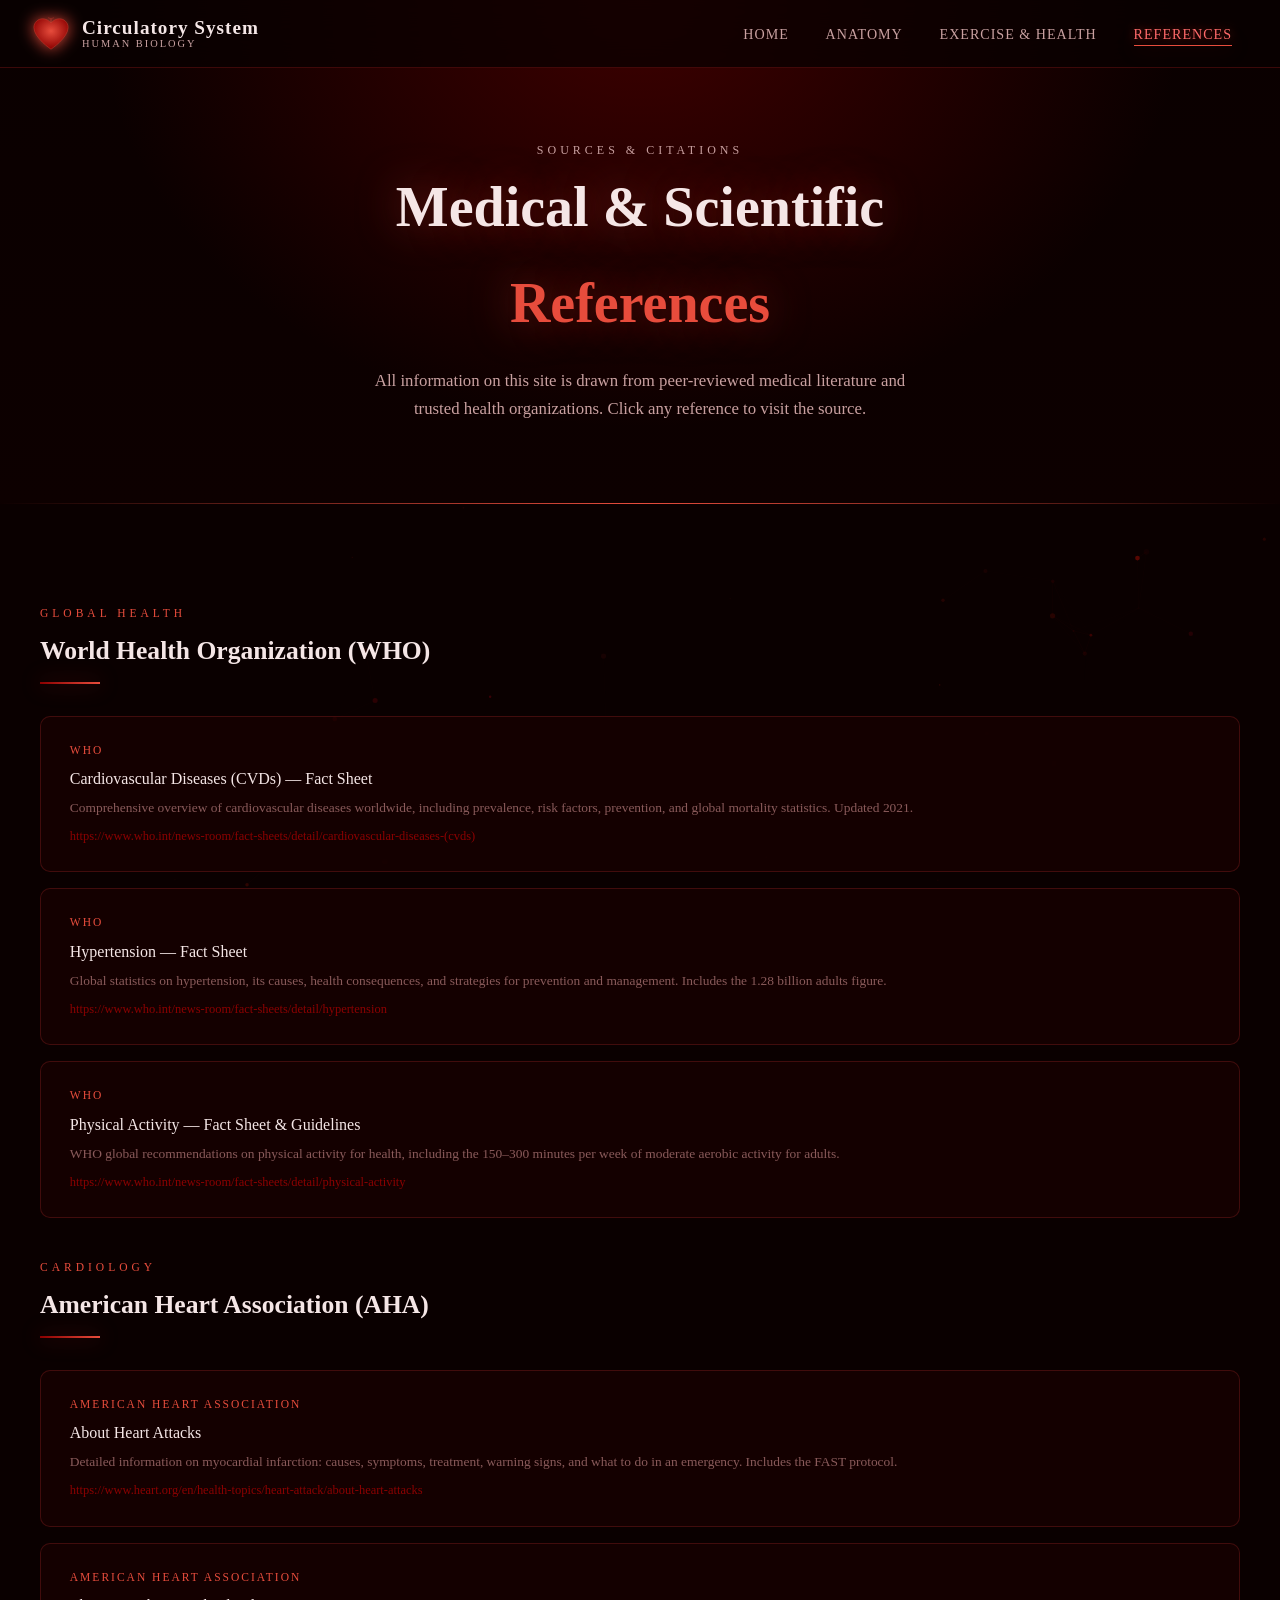
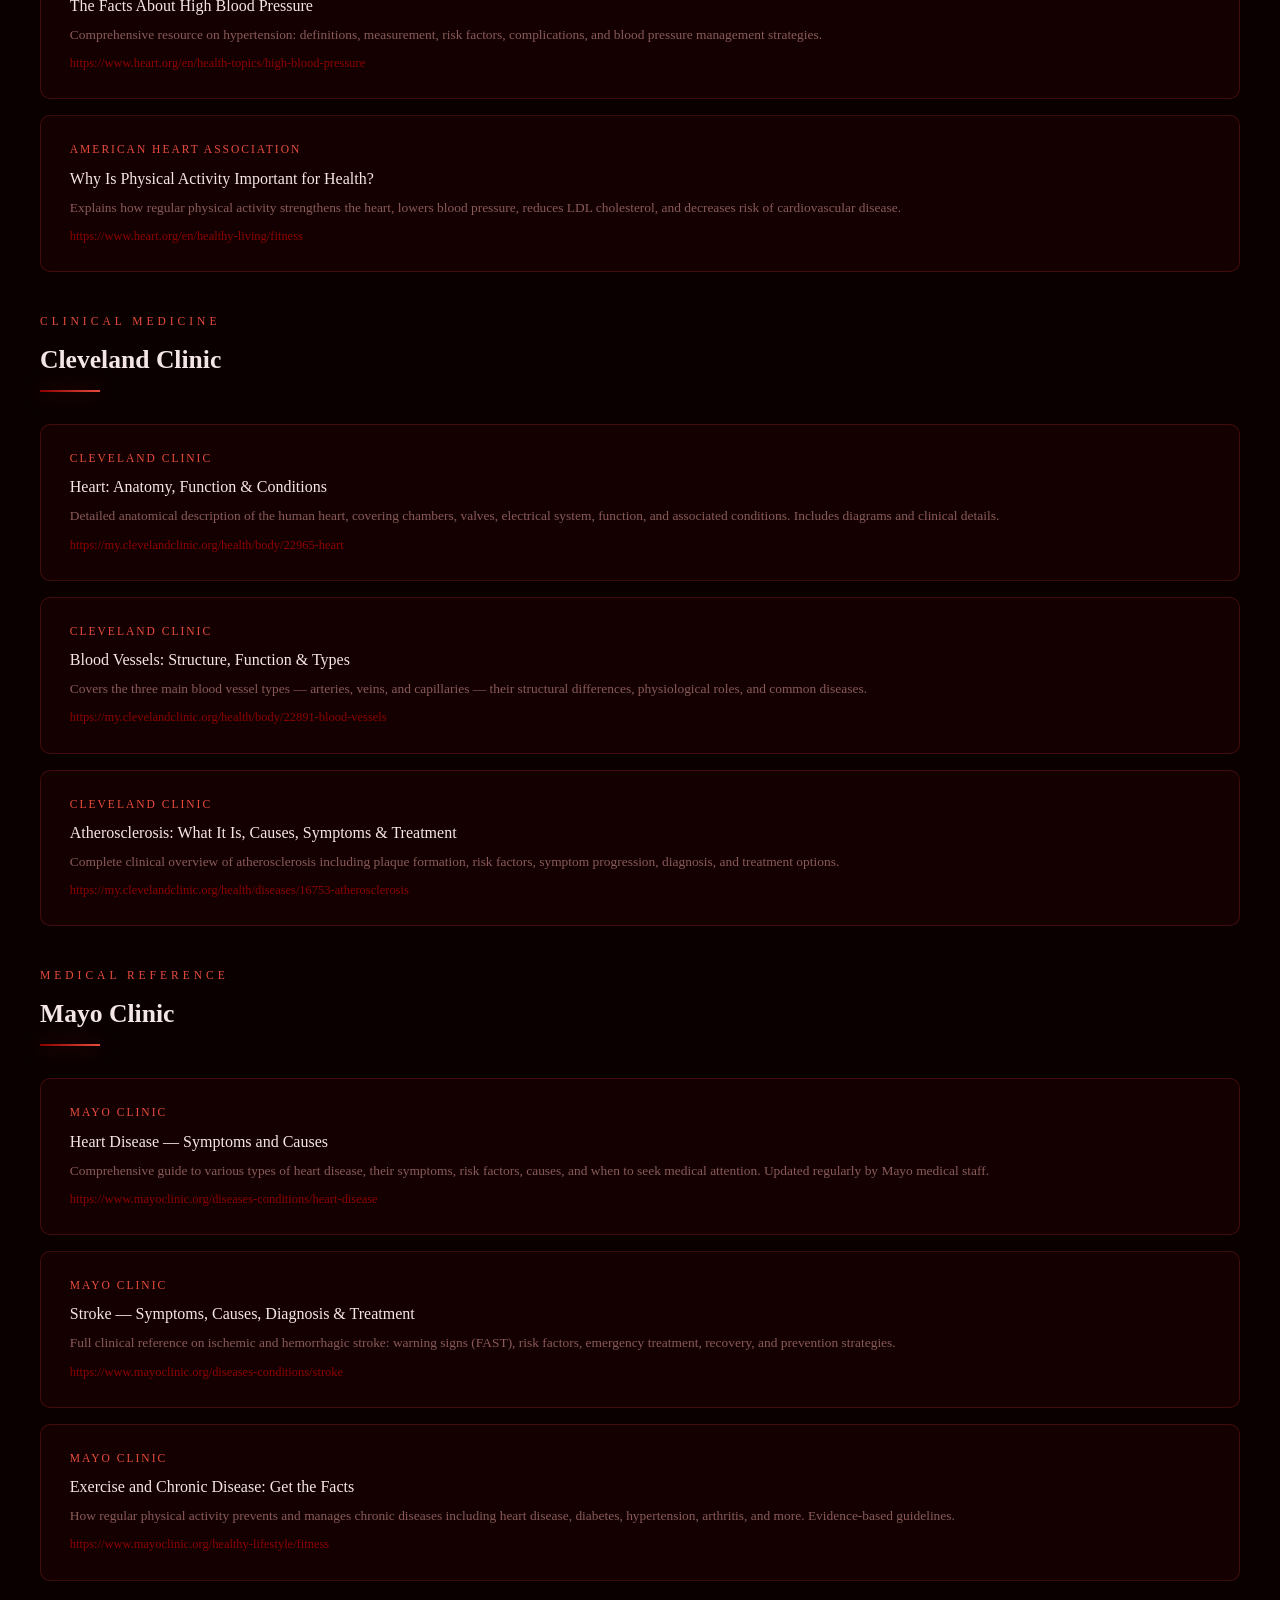
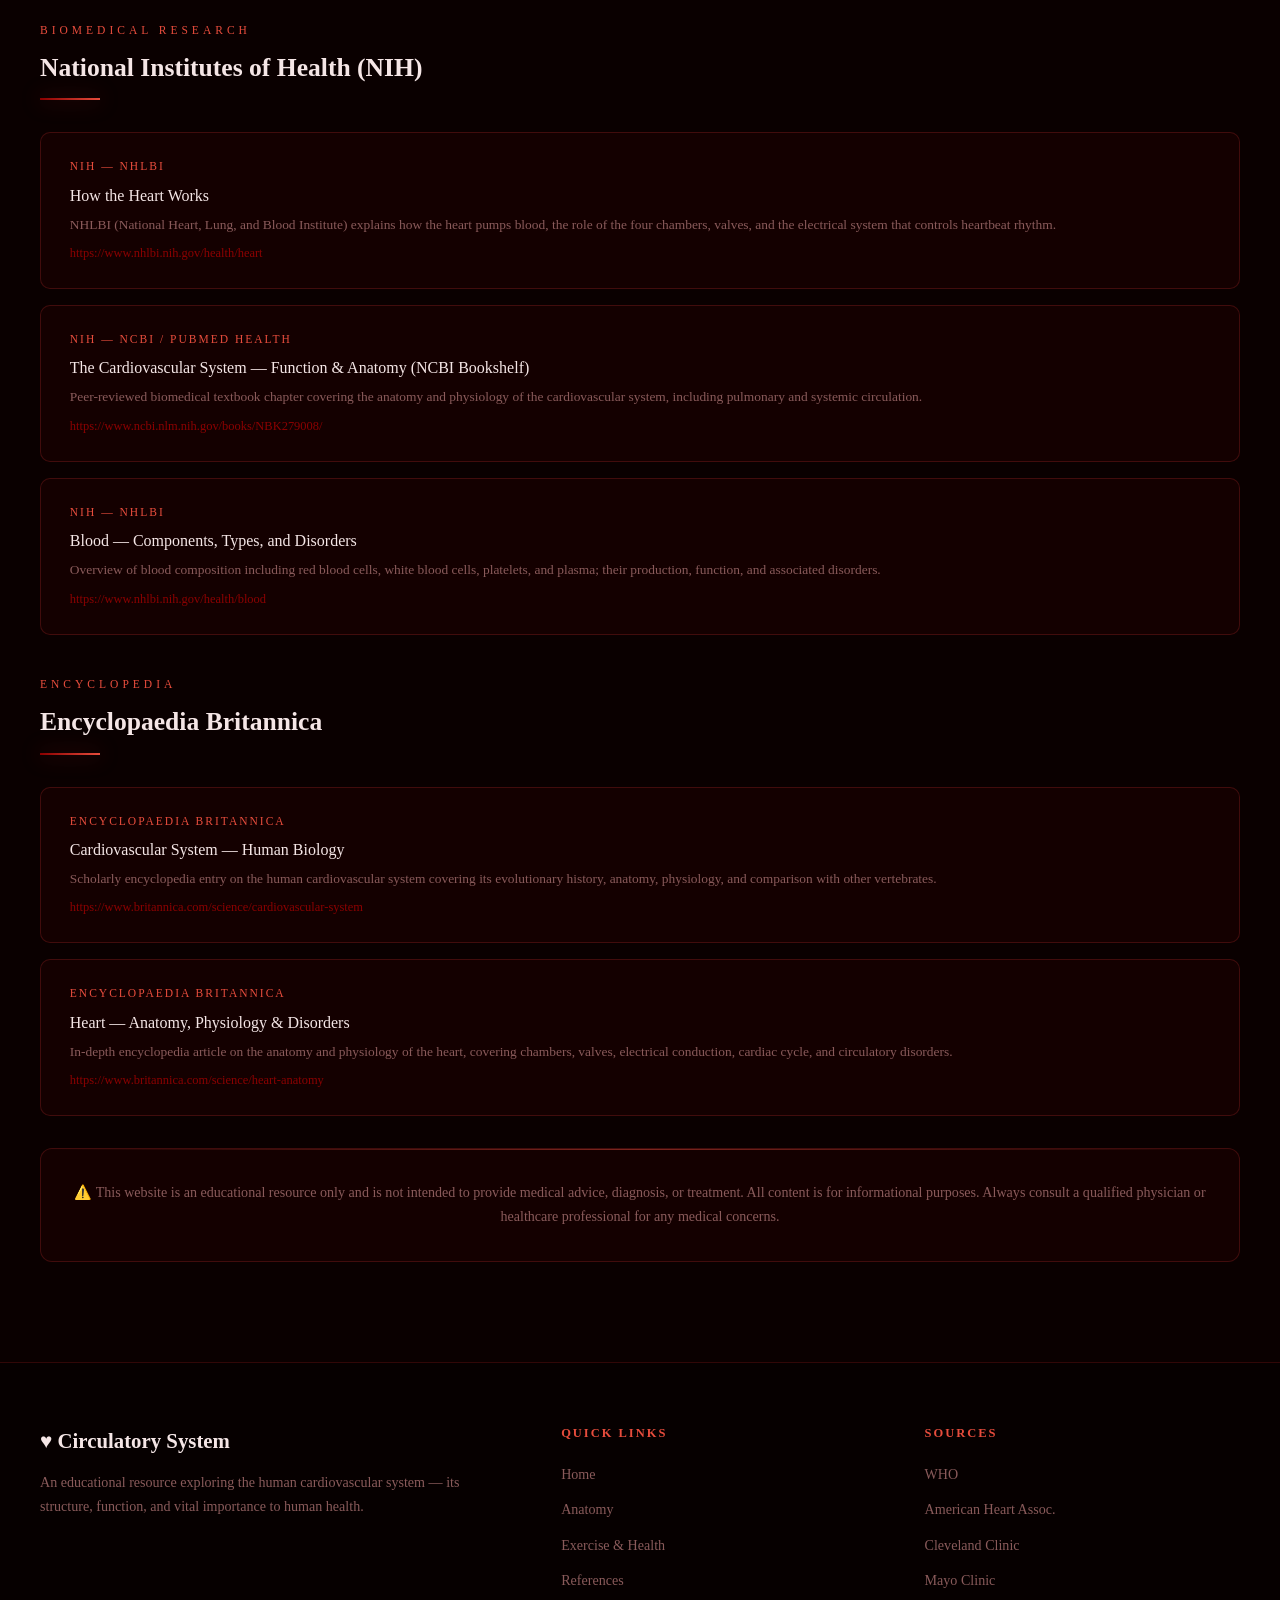
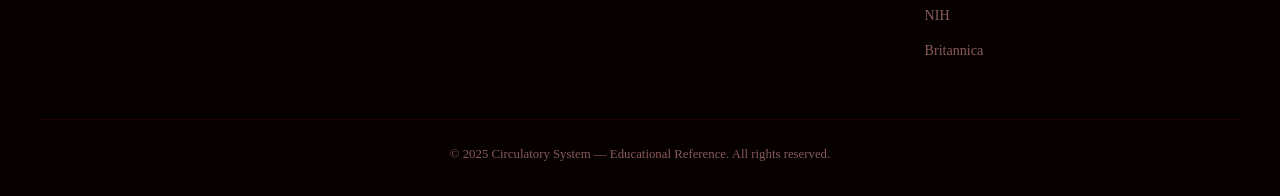
<file: references.html>
<!DOCTYPE html>
<html lang="en">
<head>
  <meta charset="UTF-8" />
  <meta name="viewport" content="width=device-width, initial-scale=1.0" />
  <title>References — The Circulatory System</title>
  <link rel="stylesheet" href="style.css" />
</head>
<body>

<!-- ========== LOADING SCREEN ========== -->
<div id="loading-screen">
  <div class="loader-heart">
    <svg viewBox="0 0 100 90" xmlns="http://www.w3.org/2000/svg">
      <path d="M50 85 C50 85 5 55 5 28 C5 14 16 5 28 5 C36 5 44 9 50 16 C56 9 64 5 72 5 C84 5 95 14 95 28 C95 55 50 85 50 85Z"
        fill="#8b0000" stroke="#c0392b" stroke-width="2"/>
    </svg>
  </div>
  <p class="loader-text">Loading&hellip;</p>
</div>

<canvas id="particles-canvas"></canvas>

<!-- ========== NAVIGATION BAR ========== -->
<nav id="navbar">
  <a href="index.html" class="nav-brand">
    <svg class="nav-heart-icon" viewBox="0 0 100 90" xmlns="http://www.w3.org/2000/svg">
      <defs>
        <radialGradient id="hg4" cx="50%" cy="40%" r="60%">
          <stop offset="0%" stop-color="#e74c3c"/><stop offset="100%" stop-color="#8b0000"/>
        </radialGradient>
      </defs>
      <path d="M50 85 C50 85 5 55 5 28 C5 14 16 5 28 5 C36 5 44 9 50 16 C56 9 64 5 72 5 C84 5 95 14 95 28 C95 55 50 85 50 85Z"
        fill="url(#hg4)" stroke="#c0392b" stroke-width="1.5"/>
      <line x1="50" y1="16" x2="50" y2="5" stroke="#e74c3c" stroke-width="2" opacity="0.6"/>
      <line x1="50" y1="5" x2="42" y2="2" stroke="#e74c3c" stroke-width="1.5" opacity="0.5"/>
      <line x1="50" y1="5" x2="58" y2="2" stroke="#e74c3c" stroke-width="1.5" opacity="0.5"/>
    </svg>
    <div class="nav-title">
      Circulatory System
      <span>Human Biology</span>
    </div>
  </a>
  <div class="nav-toggle" role="button" tabindex="0" aria-label="Toggle menu">
    <span></span><span></span><span></span>
  </div>
  <ul class="nav-links">
    <li><a href="index.html">Home</a></li>
    <li><a href="anatomy.html">Anatomy</a></li>
    <li><a href="health.html">Exercise &amp; Health</a></li>
    <li><a href="references.html" class="active">References</a></li>
  </ul>
</nav>

<!-- ========== PAGE HERO ========== -->
<header class="page-hero">
  <p class="section-label" style="font-size:0.75rem;letter-spacing:4px;">Sources &amp; Citations</p>
  <h1>Medical &amp; Scientific<br><em style="color:var(--crimson-glow);font-style:normal;">References</em></h1>
  <p>All information on this site is drawn from peer-reviewed medical literature and trusted health organizations. Click any reference to visit the source.</p>
</header>

<!-- ========== REFERENCES ========== -->
<section class="section" id="refs">
  <div class="section-inner">

    <!-- WHO -->
    <div class="reveal">
      <p class="section-label">Global Health</p>
      <h2 class="section-title" style="font-size:1.6rem;">World Health Organization (WHO)</h2>
      <div class="section-divider"></div>
    </div>

    <a class="ref-card reveal" href="https://www.who.int/news-room/fact-sheets/detail/cardiovascular-diseases-(cvds)" target="_blank" rel="noopener noreferrer">
      <div class="ref-source">WHO</div>
      <div class="ref-title">Cardiovascular Diseases (CVDs) — Fact Sheet</div>
      <div class="ref-desc">Comprehensive overview of cardiovascular diseases worldwide, including prevalence, risk factors, prevention, and global mortality statistics. Updated 2021.</div>
      <span class="ref-link">https://www.who.int/news-room/fact-sheets/detail/cardiovascular-diseases-(cvds)</span>
    </a>

    <a class="ref-card reveal" href="https://www.who.int/news-room/fact-sheets/detail/hypertension" target="_blank" rel="noopener noreferrer">
      <div class="ref-source">WHO</div>
      <div class="ref-title">Hypertension — Fact Sheet</div>
      <div class="ref-desc">Global statistics on hypertension, its causes, health consequences, and strategies for prevention and management. Includes the 1.28 billion adults figure.</div>
      <span class="ref-link">https://www.who.int/news-room/fact-sheets/detail/hypertension</span>
    </a>

    <a class="ref-card reveal" href="https://www.who.int/news-room/fact-sheets/detail/physical-activity" target="_blank" rel="noopener noreferrer">
      <div class="ref-source">WHO</div>
      <div class="ref-title">Physical Activity — Fact Sheet &amp; Guidelines</div>
      <div class="ref-desc">WHO global recommendations on physical activity for health, including the 150&ndash;300 minutes per week of moderate aerobic activity for adults.</div>
      <span class="ref-link">https://www.who.int/news-room/fact-sheets/detail/physical-activity</span>
    </a>

    <!-- American Heart Association -->
    <div class="reveal" style="margin-top:2.5rem;">
      <p class="section-label">Cardiology</p>
      <h2 class="section-title" style="font-size:1.6rem;">American Heart Association (AHA)</h2>
      <div class="section-divider"></div>
    </div>

    <a class="ref-card reveal" href="https://www.heart.org/en/health-topics/heart-attack/about-heart-attacks" target="_blank" rel="noopener noreferrer">
      <div class="ref-source">American Heart Association</div>
      <div class="ref-title">About Heart Attacks</div>
      <div class="ref-desc">Detailed information on myocardial infarction: causes, symptoms, treatment, warning signs, and what to do in an emergency. Includes the FAST protocol.</div>
      <span class="ref-link">https://www.heart.org/en/health-topics/heart-attack/about-heart-attacks</span>
    </a>

    <a class="ref-card reveal" href="https://www.heart.org/en/health-topics/high-blood-pressure/the-facts-about-high-blood-pressure" target="_blank" rel="noopener noreferrer">
      <div class="ref-source">American Heart Association</div>
      <div class="ref-title">The Facts About High Blood Pressure</div>
      <div class="ref-desc">Comprehensive resource on hypertension: definitions, measurement, risk factors, complications, and blood pressure management strategies.</div>
      <span class="ref-link">https://www.heart.org/en/health-topics/high-blood-pressure</span>
    </a>

    <a class="ref-card reveal" href="https://www.heart.org/en/healthy-living/fitness/fitness-basics/why-is-physical-activity-so-important-for-health-and-wellbeing" target="_blank" rel="noopener noreferrer">
      <div class="ref-source">American Heart Association</div>
      <div class="ref-title">Why Is Physical Activity Important for Health?</div>
      <div class="ref-desc">Explains how regular physical activity strengthens the heart, lowers blood pressure, reduces LDL cholesterol, and decreases risk of cardiovascular disease.</div>
      <span class="ref-link">https://www.heart.org/en/healthy-living/fitness</span>
    </a>

    <!-- Cleveland Clinic -->
    <div class="reveal" style="margin-top:2.5rem;">
      <p class="section-label">Clinical Medicine</p>
      <h2 class="section-title" style="font-size:1.6rem;">Cleveland Clinic</h2>
      <div class="section-divider"></div>
    </div>

    <a class="ref-card reveal" href="https://my.clevelandclinic.org/health/body/22965-heart" target="_blank" rel="noopener noreferrer">
      <div class="ref-source">Cleveland Clinic</div>
      <div class="ref-title">Heart: Anatomy, Function &amp; Conditions</div>
      <div class="ref-desc">Detailed anatomical description of the human heart, covering chambers, valves, electrical system, function, and associated conditions. Includes diagrams and clinical details.</div>
      <span class="ref-link">https://my.clevelandclinic.org/health/body/22965-heart</span>
    </a>

    <a class="ref-card reveal" href="https://my.clevelandclinic.org/health/body/22891-blood-vessels" target="_blank" rel="noopener noreferrer">
      <div class="ref-source">Cleveland Clinic</div>
      <div class="ref-title">Blood Vessels: Structure, Function &amp; Types</div>
      <div class="ref-desc">Covers the three main blood vessel types — arteries, veins, and capillaries — their structural differences, physiological roles, and common diseases.</div>
      <span class="ref-link">https://my.clevelandclinic.org/health/body/22891-blood-vessels</span>
    </a>

    <a class="ref-card reveal" href="https://my.clevelandclinic.org/health/diseases/16753-atherosclerosis" target="_blank" rel="noopener noreferrer">
      <div class="ref-source">Cleveland Clinic</div>
      <div class="ref-title">Atherosclerosis: What It Is, Causes, Symptoms &amp; Treatment</div>
      <div class="ref-desc">Complete clinical overview of atherosclerosis including plaque formation, risk factors, symptom progression, diagnosis, and treatment options.</div>
      <span class="ref-link">https://my.clevelandclinic.org/health/diseases/16753-atherosclerosis</span>
    </a>

    <!-- Mayo Clinic -->
    <div class="reveal" style="margin-top:2.5rem;">
      <p class="section-label">Medical Reference</p>
      <h2 class="section-title" style="font-size:1.6rem;">Mayo Clinic</h2>
      <div class="section-divider"></div>
    </div>

    <a class="ref-card reveal" href="https://www.mayoclinic.org/diseases-conditions/heart-disease/symptoms-causes/syc-20353118" target="_blank" rel="noopener noreferrer">
      <div class="ref-source">Mayo Clinic</div>
      <div class="ref-title">Heart Disease — Symptoms and Causes</div>
      <div class="ref-desc">Comprehensive guide to various types of heart disease, their symptoms, risk factors, causes, and when to seek medical attention. Updated regularly by Mayo medical staff.</div>
      <span class="ref-link">https://www.mayoclinic.org/diseases-conditions/heart-disease</span>
    </a>

    <a class="ref-card reveal" href="https://www.mayoclinic.org/diseases-conditions/stroke/symptoms-causes/syc-20350113" target="_blank" rel="noopener noreferrer">
      <div class="ref-source">Mayo Clinic</div>
      <div class="ref-title">Stroke — Symptoms, Causes, Diagnosis &amp; Treatment</div>
      <div class="ref-desc">Full clinical reference on ischemic and hemorrhagic stroke: warning signs (FAST), risk factors, emergency treatment, recovery, and prevention strategies.</div>
      <span class="ref-link">https://www.mayoclinic.org/diseases-conditions/stroke</span>
    </a>

    <a class="ref-card reveal" href="https://www.mayoclinic.org/healthy-lifestyle/fitness/in-depth/exercise-and-chronic-disease/art-20046049" target="_blank" rel="noopener noreferrer">
      <div class="ref-source">Mayo Clinic</div>
      <div class="ref-title">Exercise and Chronic Disease: Get the Facts</div>
      <div class="ref-desc">How regular physical activity prevents and manages chronic diseases including heart disease, diabetes, hypertension, arthritis, and more. Evidence-based guidelines.</div>
      <span class="ref-link">https://www.mayoclinic.org/healthy-lifestyle/fitness</span>
    </a>

    <!-- NIH / NCBI -->
    <div class="reveal" style="margin-top:2.5rem;">
      <p class="section-label">Biomedical Research</p>
      <h2 class="section-title" style="font-size:1.6rem;">National Institutes of Health (NIH)</h2>
      <div class="section-divider"></div>
    </div>

    <a class="ref-card reveal" href="https://www.nhlbi.nih.gov/health/heart" target="_blank" rel="noopener noreferrer">
      <div class="ref-source">NIH — NHLBI</div>
      <div class="ref-title">How the Heart Works</div>
      <div class="ref-desc">NHLBI (National Heart, Lung, and Blood Institute) explains how the heart pumps blood, the role of the four chambers, valves, and the electrical system that controls heartbeat rhythm.</div>
      <span class="ref-link">https://www.nhlbi.nih.gov/health/heart</span>
    </a>

    <a class="ref-card reveal" href="https://www.ncbi.nlm.nih.gov/books/NBK279008/" target="_blank" rel="noopener noreferrer">
      <div class="ref-source">NIH — NCBI / PubMed Health</div>
      <div class="ref-title">The Cardiovascular System — Function &amp; Anatomy (NCBI Bookshelf)</div>
      <div class="ref-desc">Peer-reviewed biomedical textbook chapter covering the anatomy and physiology of the cardiovascular system, including pulmonary and systemic circulation.</div>
      <span class="ref-link">https://www.ncbi.nlm.nih.gov/books/NBK279008/</span>
    </a>

    <a class="ref-card reveal" href="https://www.nhlbi.nih.gov/health/blood" target="_blank" rel="noopener noreferrer">
      <div class="ref-source">NIH — NHLBI</div>
      <div class="ref-title">Blood — Components, Types, and Disorders</div>
      <div class="ref-desc">Overview of blood composition including red blood cells, white blood cells, platelets, and plasma; their production, function, and associated disorders.</div>
      <span class="ref-link">https://www.nhlbi.nih.gov/health/blood</span>
    </a>

    <!-- Britannica -->
    <div class="reveal" style="margin-top:2.5rem;">
      <p class="section-label">Encyclopedia</p>
      <h2 class="section-title" style="font-size:1.6rem;">Encyclopaedia Britannica</h2>
      <div class="section-divider"></div>
    </div>

    <a class="ref-card reveal" href="https://www.britannica.com/science/cardiovascular-system" target="_blank" rel="noopener noreferrer">
      <div class="ref-source">Encyclopaedia Britannica</div>
      <div class="ref-title">Cardiovascular System — Human Biology</div>
      <div class="ref-desc">Scholarly encyclopedia entry on the human cardiovascular system covering its evolutionary history, anatomy, physiology, and comparison with other vertebrates.</div>
      <span class="ref-link">https://www.britannica.com/science/cardiovascular-system</span>
    </a>

    <a class="ref-card reveal" href="https://www.britannica.com/science/heart-anatomy" target="_blank" rel="noopener noreferrer">
      <div class="ref-source">Encyclopaedia Britannica</div>
      <div class="ref-title">Heart — Anatomy, Physiology &amp; Disorders</div>
      <div class="ref-desc">In-depth encyclopedia article on the anatomy and physiology of the heart, covering chambers, valves, electrical conduction, cardiac cycle, and circulatory disorders.</div>
      <span class="ref-link">https://www.britannica.com/science/heart-anatomy</span>
    </a>

    <!-- Disclaimer -->
    <div class="glass-card reveal mt-2" style="text-align:center;">
      <p style="font-size:0.88rem;color:var(--text-muted);line-height:1.7;">
        ⚠️ This website is an educational resource only and is not intended to provide medical advice, 
        diagnosis, or treatment. All content is for informational purposes. Always consult a qualified 
        physician or healthcare professional for any medical concerns.
      </p>
    </div>

  </div>
</section>

<!-- ========== FOOTER ========== -->
<footer>
  <div class="footer-inner">
    <div class="footer-brand">
      <h3>&#9829; Circulatory System</h3>
      <p>An educational resource exploring the human cardiovascular system &mdash; its structure, function, and vital importance to human health.</p>
    </div>
    <div class="footer-col">
      <h4>Quick Links</h4>
      <ul>
        <li><a href="index.html">Home</a></li>
        <li><a href="anatomy.html">Anatomy</a></li>
        <li><a href="health.html">Exercise &amp; Health</a></li>
        <li><a href="references.html">References</a></li>
      </ul>
    </div>
    <div class="footer-col">
      <h4>Sources</h4>
      <ul>
        <li><a href="https://www.who.int" target="_blank" rel="noopener">WHO</a></li>
        <li><a href="https://www.heart.org" target="_blank" rel="noopener">American Heart Assoc.</a></li>
        <li><a href="https://my.clevelandclinic.org" target="_blank" rel="noopener">Cleveland Clinic</a></li>
        <li><a href="https://www.mayoclinic.org" target="_blank" rel="noopener">Mayo Clinic</a></li>
        <li><a href="https://www.nih.gov" target="_blank" rel="noopener">NIH</a></li>
        <li><a href="https://www.britannica.com" target="_blank" rel="noopener">Britannica</a></li>
      </ul>
    </div>
  </div>
  <div class="footer-bottom">
    <p>&copy; 2025 Circulatory System &mdash; Educational Reference. All rights reserved.</p>
  </div>
</footer>

<button id="scroll-top" aria-label="Scroll to top">
  <svg viewBox="0 0 24 24" xmlns="http://www.w3.org/2000/svg"><path d="M12 4l-8 8h5v8h6v-8h5z"/></svg>
</button>

<script src="script.js"></script>
</body>
</html>
</file>
<file: style.css>
/* ============================================
   CIRCULATORY SYSTEM - MAIN STYLESHEET
   Dark maroon/crimson medical theme
   Glassmorphism | Animations | Responsive
   ============================================ */

/* --- CSS VARIABLES --- */
:root {
  --crimson: #8b0000;
  --crimson-bright: #c0392b;
  --crimson-glow: #e74c3c;
  --crimson-light: #ff6b6b;
  --blood-red: #b22222;
  --dark-bg: #0a0000;
  --dark-card: rgba(80, 0, 0, 0.25);
  --glass-border: rgba(200, 50, 50, 0.25);
  --glass-bg: rgba(30, 0, 0, 0.55);
  --text-primary: #f5e6e6;
  --text-secondary: #c9a0a0;
  --text-muted: #8a5a5a;
  --glow-red: 0 0 20px rgba(220, 50, 50, 0.5);
  --glow-strong: 0 0 40px rgba(220, 50, 50, 0.7);
  --font-display: 'Georgia', 'Times New Roman', serif;
  --font-body: 'Palatino Linotype', 'Book Antiqua', Georgia, serif;
  --transition: 0.35s cubic-bezier(0.4, 0, 0.2, 1);
}

/* --- RESET & BASE --- */
*, *::before, *::after {
  box-sizing: border-box;
  margin: 0;
  padding: 0;
}

html {
  scroll-behavior: smooth;
  font-size: 16px;
}

body {
  font-family: var(--font-body);
  background-color: var(--dark-bg);
  color: var(--text-primary);
  line-height: 1.7;
  overflow-x: hidden;
  min-height: 100vh;
}

/* --- CUSTOM SCROLLBAR --- */
::-webkit-scrollbar { width: 7px; }
::-webkit-scrollbar-track { background: #0a0000; }
::-webkit-scrollbar-thumb {
  background: linear-gradient(180deg, var(--crimson), var(--crimson-glow));
  border-radius: 10px;
}
::-webkit-scrollbar-thumb:hover { background: var(--crimson-glow); }

/* --- PARTICLE BACKGROUND --- */
#particles-canvas {
  position: fixed;
  top: 0; left: 0;
  width: 100%; height: 100%;
  z-index: 0;
  pointer-events: none;
}

/* --- LOADING SCREEN --- */
#loading-screen {
  position: fixed;
  inset: 0;
  background: #000;
  z-index: 9999;
  display: flex;
  flex-direction: column;
  align-items: center;
  justify-content: center;
  transition: opacity 0.6s ease, visibility 0.6s ease;
}

#loading-screen.hidden {
  opacity: 0;
  visibility: hidden;
  pointer-events: none;
}

.loader-heart {
  width: 70px;
  height: 70px;
  position: relative;
  animation: heartbeat-load 0.9s ease-in-out infinite;
}

.loader-heart svg {
  width: 100%;
  height: 100%;
  filter: drop-shadow(0 0 15px #c0392b);
}

@keyframes heartbeat-load {
  0%, 100% { transform: scale(1); }
  14% { transform: scale(1.3); }
  28% { transform: scale(1); }
  42% { transform: scale(1.2); }
  70% { transform: scale(1); }
}

.loader-text {
  margin-top: 20px;
  font-size: 1.1rem;
  color: var(--crimson-glow);
  letter-spacing: 3px;
  text-transform: uppercase;
  animation: pulse-text 1.5s ease-in-out infinite;
}

@keyframes pulse-text {
  0%, 100% { opacity: 0.4; }
  50% { opacity: 1; }
}

/* --- NAVIGATION BAR --- */
#navbar {
  position: fixed;
  top: 0; left: 0; right: 0;
  z-index: 1000;
  padding: 0 2rem;
  height: 68px;
  display: flex;
  align-items: center;
  justify-content: space-between;
  background: rgba(8, 0, 0, 0.75);
  backdrop-filter: blur(16px);
  -webkit-backdrop-filter: blur(16px);
  border-bottom: 1px solid rgba(180, 30, 30, 0.3);
  transition: background var(--transition), box-shadow var(--transition);
}

#navbar.scrolled {
  background: rgba(5, 0, 0, 0.92);
  box-shadow: 0 4px 30px rgba(180, 0, 0, 0.3);
}

.nav-brand {
  display: flex;
  align-items: center;
  gap: 12px;
  text-decoration: none;
}

.nav-heart-icon {
  width: 38px;
  height: 38px;
  animation: heartbeat 1.4s ease-in-out infinite;
  filter: drop-shadow(0 0 8px var(--crimson-glow));
}

@keyframes heartbeat {
  0%, 100% { transform: scale(1); }
  14% { transform: scale(1.18); }
  28% { transform: scale(1); }
  42% { transform: scale(1.12); }
  70% { transform: scale(1); }
}

.nav-title {
  font-family: var(--font-display);
  font-size: 1.2rem;
  font-weight: 700;
  color: var(--text-primary);
  letter-spacing: 1px;
  line-height: 1.1;
}

.nav-title span {
  display: block;
  font-size: 0.65rem;
  font-family: var(--font-body);
  color: var(--text-secondary);
  letter-spacing: 2px;
  text-transform: uppercase;
  font-weight: 400;
}

.nav-links {
  display: flex;
  list-style: none;
  gap: 0.3rem;
  align-items: center;
}

.nav-links a {
  text-decoration: none;
  color: var(--text-secondary);
  font-size: 0.88rem;
  letter-spacing: 1px;
  text-transform: uppercase;
  padding: 8px 16px;
  border-radius: 4px;
  position: relative;
  transition: color var(--transition);
  font-family: var(--font-body);
}

.nav-links a::after {
  content: '';
  position: absolute;
  bottom: 4px; left: 16px; right: 16px;
  height: 1px;
  background: var(--crimson-glow);
  transform: scaleX(0);
  transition: transform var(--transition);
  box-shadow: var(--glow-red);
}

.nav-links a:hover, .nav-links a.active {
  color: var(--crimson-light);
  text-shadow: 0 0 12px rgba(231, 76, 60, 0.6);
}

.nav-links a:hover::after, .nav-links a.active::after {
  transform: scaleX(1);
}

/* --- HAMBURGER MENU (MOBILE) --- */
.nav-toggle {
  display: none;
  flex-direction: column;
  gap: 5px;
  cursor: pointer;
  padding: 5px;
}

.nav-toggle span {
  display: block;
  width: 25px;
  height: 2px;
  background: var(--crimson-light);
  border-radius: 2px;
  transition: var(--transition);
}

.nav-toggle.open span:nth-child(1) { transform: rotate(45deg) translate(5px, 5px); }
.nav-toggle.open span:nth-child(2) { opacity: 0; }
.nav-toggle.open span:nth-child(3) { transform: rotate(-45deg) translate(5px, -5px); }

/* --- SCROLL TO TOP --- */
#scroll-top {
  position: fixed;
  bottom: 30px;
  right: 30px;
  z-index: 500;
  width: 46px;
  height: 46px;
  background: linear-gradient(135deg, var(--crimson), var(--crimson-bright));
  border: 1px solid var(--glass-border);
  border-radius: 50%;
  cursor: pointer;
  display: flex;
  align-items: center;
  justify-content: center;
  opacity: 0;
  visibility: hidden;
  transform: translateY(20px);
  transition: all var(--transition);
  box-shadow: var(--glow-red);
}

#scroll-top.visible {
  opacity: 1;
  visibility: visible;
  transform: translateY(0);
}

#scroll-top:hover {
  box-shadow: var(--glow-strong);
  transform: translateY(-3px);
}

#scroll-top svg { width: 18px; height: 18px; fill: white; }

/* --- HERO SECTION --- */
.hero {
  position: relative;
  min-height: 100vh;
  display: flex;
  align-items: center;
  justify-content: center;
  text-align: center;
  overflow: hidden;
  padding-top: 68px;
}

.hero-bg {
  position: absolute;
  inset: 0;
  background: 
    radial-gradient(ellipse at 30% 40%, rgba(139, 0, 0, 0.45) 0%, transparent 60%),
    radial-gradient(ellipse at 70% 60%, rgba(100, 0, 0, 0.35) 0%, transparent 60%),
    linear-gradient(160deg, #0a0000 0%, #1a0000 40%, #0d0000 100%);
  z-index: 1;
}

/* Animated heartbeat wave in hero background */
.hero-wave {
  position: absolute;
  inset: 0;
  z-index: 1;
  opacity: 0.07;
  overflow: hidden;
}

.hero-wave svg {
  width: 200%;
  height: 100%;
  animation: wave-scroll 8s linear infinite;
}

@keyframes wave-scroll {
  0% { transform: translateX(0); }
  100% { transform: translateX(-50%); }
}

/* Beating heart graphic */
.hero-heart-graphic {
  position: absolute;
  inset: 0;
  z-index: 1;
  display: flex;
  align-items: center;
  justify-content: center;
  opacity: 0.08;
}

.hero-heart-graphic svg {
  width: min(60vw, 500px);
  height: auto;
  animation: heartbeat 1.4s ease-in-out infinite;
  filter: blur(2px);
}

.hero-content {
  position: relative;
  z-index: 2;
  max-width: 800px;
  padding: 2rem;
}

.hero-eyebrow {
  font-size: 0.8rem;
  letter-spacing: 5px;
  text-transform: uppercase;
  color: var(--crimson-glow);
  margin-bottom: 1.5rem;
  opacity: 0;
  animation: fadeUp 0.8s 0.3s forwards;
}

.hero h1 {
  font-family: var(--font-display);
  font-size: clamp(2.8rem, 7vw, 5.5rem);
  font-weight: 700;
  line-height: 1.08;
  color: var(--text-primary);
  text-shadow: 0 0 60px rgba(192, 57, 43, 0.5);
  margin-bottom: 1.5rem;
  opacity: 0;
  animation: fadeUp 0.8s 0.5s forwards;
}

.hero h1 em {
  font-style: normal;
  color: var(--crimson-glow);
  text-shadow: 0 0 30px rgba(231, 76, 60, 0.8);
}

.hero-description {
  font-size: 1.05rem;
  color: var(--text-secondary);
  max-width: 580px;
  margin: 0 auto 2.5rem;
  line-height: 1.8;
  opacity: 0;
  animation: fadeUp 0.8s 0.7s forwards;
}

.hero-actions {
  display: flex;
  gap: 1rem;
  justify-content: center;
  flex-wrap: wrap;
  opacity: 0;
  animation: fadeUp 0.8s 0.9s forwards;
}

@keyframes fadeUp {
  from { opacity: 0; transform: translateY(30px); }
  to { opacity: 1; transform: translateY(0); }
}

/* --- BUTTONS --- */
.btn-primary {
  display: inline-flex;
  align-items: center;
  gap: 8px;
  padding: 14px 32px;
  background: linear-gradient(135deg, var(--crimson), var(--blood-red));
  color: #fff;
  text-decoration: none;
  border-radius: 4px;
  font-size: 0.88rem;
  font-family: var(--font-body);
  letter-spacing: 1.5px;
  text-transform: uppercase;
  border: 1px solid rgba(220, 80, 80, 0.4);
  transition: all var(--transition);
  box-shadow: 0 4px 20px rgba(139, 0, 0, 0.5);
  cursor: pointer;
}

.btn-primary:hover {
  background: linear-gradient(135deg, var(--crimson-bright), var(--crimson-glow));
  box-shadow: var(--glow-strong);
  transform: translateY(-2px);
}

.btn-outline {
  display: inline-flex;
  align-items: center;
  gap: 8px;
  padding: 13px 32px;
  background: transparent;
  color: var(--crimson-light);
  text-decoration: none;
  border-radius: 4px;
  font-size: 0.88rem;
  font-family: var(--font-body);
  letter-spacing: 1.5px;
  text-transform: uppercase;
  border: 1px solid var(--crimson);
  transition: all var(--transition);
  cursor: pointer;
}

.btn-outline:hover {
  background: rgba(139, 0, 0, 0.2);
  border-color: var(--crimson-glow);
  box-shadow: var(--glow-red);
  transform: translateY(-2px);
}

/* --- HEARTBEAT PULSE --- */
.heartbeat-bar {
  position: absolute;
  bottom: 0; left: 0; right: 0;
  height: 80px;
  z-index: 2;
  overflow: hidden;
}

.heartbeat-bar svg {
  width: 100%;
  height: 100%;
}

.ecg-line {
  fill: none;
  stroke: var(--crimson-glow);
  stroke-width: 2;
  filter: drop-shadow(0 0 6px var(--crimson-glow));
  stroke-dasharray: 2000;
  stroke-dashoffset: 2000;
  animation: ecg-draw 2s ease-in-out infinite;
}

@keyframes ecg-draw {
  0% { stroke-dashoffset: 2000; opacity: 1; }
  60% { stroke-dashoffset: 0; opacity: 1; }
  80% { stroke-dashoffset: 0; opacity: 0.3; }
  100% { stroke-dashoffset: -2000; opacity: 0; }
}

/* --- SECTIONS --- */
.section {
  position: relative;
  z-index: 2;
  padding: 100px 2rem;
}

.section-inner {
  max-width: 1200px;
  margin: 0 auto;
}

.section-label {
  font-size: 0.72rem;
  letter-spacing: 4px;
  text-transform: uppercase;
  color: var(--crimson-glow);
  margin-bottom: 0.8rem;
}

.section-title {
  font-family: var(--font-display);
  font-size: clamp(1.8rem, 4vw, 3rem);
  color: var(--text-primary);
  margin-bottom: 1rem;
  line-height: 1.15;
}

.section-subtitle {
  font-size: 1rem;
  color: var(--text-secondary);
  max-width: 600px;
  margin-bottom: 3rem;
}

.section-divider {
  width: 60px;
  height: 2px;
  background: linear-gradient(90deg, var(--crimson), var(--crimson-glow));
  margin: 1rem 0 2rem;
  box-shadow: var(--glow-red);
}

/* --- GLASS CARDS --- */
.glass-card {
  background: var(--glass-bg);
  border: 1px solid var(--glass-border);
  border-radius: 12px;
  backdrop-filter: blur(12px);
  -webkit-backdrop-filter: blur(12px);
  padding: 2rem;
  transition: transform var(--transition), box-shadow var(--transition), border-color var(--transition);
  position: relative;
  overflow: hidden;
}

.glass-card::before {
  content: '';
  position: absolute;
  top: 0; left: 0; right: 0;
  height: 1px;
  background: linear-gradient(90deg, transparent, rgba(231, 76, 60, 0.5), transparent);
}

.glass-card:hover {
  transform: translateY(-6px);
  box-shadow: 0 20px 40px rgba(139, 0, 0, 0.4), var(--glow-red);
  border-color: rgba(231, 76, 60, 0.5);
}

/* --- CARDS GRID --- */
.cards-grid {
  display: grid;
  grid-template-columns: repeat(auto-fit, minmax(220px, 1fr));
  gap: 1.5rem;
  margin-top: 2rem;
}

.cards-grid-3 {
  grid-template-columns: repeat(auto-fit, minmax(280px, 1fr));
}

.card-icon {
  font-size: 2.4rem;
  margin-bottom: 1rem;
  display: block;
  filter: drop-shadow(0 0 8px rgba(231, 76, 60, 0.5));
}

.card-title {
  font-family: var(--font-display);
  font-size: 1.2rem;
  color: var(--text-primary);
  margin-bottom: 0.6rem;
}

.card-body {
  font-size: 0.9rem;
  color: var(--text-secondary);
  line-height: 1.7;
}

/* --- ANATOMY ALTERNATING SECTIONS --- */
.anatomy-block {
  display: grid;
  grid-template-columns: 1fr 1fr;
  gap: 3rem;
  align-items: center;
  margin-bottom: 5rem;
  opacity: 0;
  transform: translateY(40px);
  transition: opacity 0.7s ease, transform 0.7s ease;
}

.anatomy-block.visible { opacity: 1; transform: translateY(0); }
.anatomy-block.reverse { direction: rtl; }
.anatomy-block.reverse > * { direction: ltr; }

.anatomy-visual {
  background: var(--glass-bg);
  border: 1px solid var(--glass-border);
  border-radius: 12px;
  height: 260px;
  display: flex;
  align-items: center;
  justify-content: center;
  font-size: 5rem;
  filter: drop-shadow(0 0 20px rgba(192, 57, 43, 0.4));
  position: relative;
  overflow: hidden;
}

.anatomy-visual::before {
  content: '';
  position: absolute;
  inset: 0;
  background: radial-gradient(ellipse at center, rgba(139, 0, 0, 0.3) 0%, transparent 70%);
}

.anatomy-info h3 {
  font-family: var(--font-display);
  font-size: 1.6rem;
  color: var(--text-primary);
  margin-bottom: 0.5rem;
}

.anatomy-info .tag {
  display: inline-block;
  font-size: 0.7rem;
  letter-spacing: 2px;
  text-transform: uppercase;
  color: var(--crimson-glow);
  border: 1px solid var(--crimson);
  padding: 2px 10px;
  border-radius: 20px;
  margin-bottom: 1rem;
}

.anatomy-info p {
  color: var(--text-secondary);
  font-size: 0.95rem;
  line-height: 1.8;
  margin-bottom: 0.8rem;
}

/* --- STAT CARDS --- */
.stats-grid {
  display: grid;
  grid-template-columns: repeat(auto-fit, minmax(180px, 1fr));
  gap: 1.5rem;
  margin: 2rem 0;
}

.stat-card {
  background: var(--glass-bg);
  border: 1px solid var(--glass-border);
  border-radius: 12px;
  padding: 2rem 1.5rem;
  text-align: center;
  backdrop-filter: blur(12px);
  position: relative;
  overflow: hidden;
}

.stat-card::after {
  content: '';
  position: absolute;
  bottom: 0; left: 0; right: 0;
  height: 2px;
  background: linear-gradient(90deg, transparent, var(--crimson-glow), transparent);
}

.stat-number {
  font-family: var(--font-display);
  font-size: 2.8rem;
  color: var(--crimson-light);
  font-weight: 700;
  text-shadow: 0 0 20px rgba(231, 76, 60, 0.5);
  display: block;
}

.stat-label {
  font-size: 0.8rem;
  color: var(--text-muted);
  letter-spacing: 1px;
  text-transform: uppercase;
  margin-top: 0.3rem;
}

/* --- HEALTH PAGE HABITS --- */
.habits-grid {
  display: grid;
  grid-template-columns: repeat(auto-fit, minmax(160px, 1fr));
  gap: 1.2rem;
}

.habit-item {
  background: var(--glass-bg);
  border: 1px solid var(--glass-border);
  border-radius: 10px;
  padding: 1.5rem 1rem;
  text-align: center;
  backdrop-filter: blur(10px);
  transition: all var(--transition);
}

.habit-item:hover {
  transform: translateY(-4px);
  border-color: rgba(231, 76, 60, 0.5);
  box-shadow: var(--glow-red);
}

.habit-icon { font-size: 2rem; margin-bottom: 0.8rem; display: block; }
.habit-title { font-size: 0.88rem; font-weight: 600; color: var(--text-primary); margin-bottom: 0.4rem; }
.habit-desc { font-size: 0.78rem; color: var(--text-muted); line-height: 1.5; }

/* --- DISEASE CARDS --- */
.disease-card {
  background: var(--glass-bg);
  border: 1px solid var(--glass-border);
  border-left: 3px solid var(--crimson-glow);
  border-radius: 8px;
  padding: 1.8rem;
  backdrop-filter: blur(10px);
  margin-bottom: 1.2rem;
  transition: all var(--transition);
}

.disease-card:hover {
  border-left-color: var(--crimson-light);
  box-shadow: -4px 0 20px rgba(231, 76, 60, 0.3);
  transform: translateX(4px);
}

.disease-card h3 {
  font-family: var(--font-display);
  color: var(--crimson-light);
  margin-bottom: 0.5rem;
  font-size: 1.15rem;
}

.disease-card p { color: var(--text-secondary); font-size: 0.9rem; margin-bottom: 0.5rem; }
.disease-card .prevention {
  font-size: 0.82rem;
  color: var(--text-muted);
  border-top: 1px solid rgba(180, 30, 30, 0.2);
  padding-top: 0.7rem;
  margin-top: 0.7rem;
}
.disease-card .prevention strong { color: var(--crimson-glow); }

/* --- REFERENCES PAGE --- */
.ref-card {
  background: var(--glass-bg);
  border: 1px solid var(--glass-border);
  border-radius: 10px;
  padding: 1.5rem 1.8rem;
  backdrop-filter: blur(10px);
  margin-bottom: 1rem;
  transition: all var(--transition);
  text-decoration: none;
  display: block;
  color: inherit;
}

.ref-card:hover {
  border-color: rgba(231, 76, 60, 0.5);
  box-shadow: var(--glow-red);
  transform: translateX(6px);
}

.ref-source {
  font-size: 0.72rem;
  color: var(--crimson-glow);
  letter-spacing: 2px;
  text-transform: uppercase;
  margin-bottom: 0.3rem;
}

.ref-title {
  font-family: var(--font-display);
  font-size: 1rem;
  color: var(--text-primary);
  margin-bottom: 0.3rem;
}

.ref-desc {
  font-size: 0.84rem;
  color: var(--text-muted);
}

.ref-link {
  font-size: 0.78rem;
  color: var(--crimson);
  margin-top: 0.4rem;
  display: block;
  word-break: break-all;
}

/* --- PAGE HERO (inner pages) --- */
.page-hero {
  position: relative;
  padding: 140px 2rem 80px;
  text-align: center;
  background: radial-gradient(ellipse at top, rgba(139,0,0,0.4) 0%, transparent 60%),
              linear-gradient(180deg, #0a0000 0%, #0d0000 100%);
  z-index: 2;
  overflow: hidden;
}

.page-hero::after {
  content: '';
  position: absolute;
  bottom: 0; left: 0; right: 0;
  height: 1px;
  background: linear-gradient(90deg, transparent, var(--crimson-glow), transparent);
}

.page-hero h1 {
  font-family: var(--font-display);
  font-size: clamp(2rem, 5vw, 3.5rem);
  color: var(--text-primary);
  text-shadow: 0 0 40px rgba(192, 57, 43, 0.5);
  margin-bottom: 1rem;
}

.page-hero p {
  font-size: 1.05rem;
  color: var(--text-secondary);
  max-width: 550px;
  margin: 0 auto;
}

/* --- BLOOD VESSEL COMPARISON TABLE --- */
.vessel-table {
  width: 100%;
  border-collapse: collapse;
  background: var(--glass-bg);
  backdrop-filter: blur(10px);
  border-radius: 10px;
  overflow: hidden;
  border: 1px solid var(--glass-border);
}

.vessel-table th {
  background: rgba(139,0,0,0.4);
  color: var(--text-primary);
  padding: 14px 18px;
  font-size: 0.85rem;
  letter-spacing: 1px;
  text-align: left;
}

.vessel-table td {
  padding: 12px 18px;
  color: var(--text-secondary);
  font-size: 0.88rem;
  border-bottom: 1px solid rgba(180, 30, 30, 0.15);
}

.vessel-table tr:last-child td { border-bottom: none; }
.vessel-table tr:hover td { background: rgba(139, 0, 0, 0.15); color: var(--text-primary); }

/* --- FOOTER --- */
footer {
  position: relative;
  z-index: 2;
  background: rgba(5, 0, 0, 0.8);
  border-top: 1px solid rgba(180, 30, 30, 0.25);
  padding: 60px 2rem 30px;
}

.footer-inner {
  max-width: 1200px;
  margin: 0 auto;
  display: grid;
  grid-template-columns: 1.5fr 1fr 1fr;
  gap: 3rem;
  margin-bottom: 3rem;
}

.footer-brand h3 {
  font-family: var(--font-display);
  font-size: 1.3rem;
  color: var(--text-primary);
  margin-bottom: 0.8rem;
}

.footer-brand p {
  font-size: 0.88rem;
  color: var(--text-muted);
  line-height: 1.7;
}

.footer-col h4 {
  font-size: 0.78rem;
  letter-spacing: 2px;
  text-transform: uppercase;
  color: var(--crimson-glow);
  margin-bottom: 1rem;
}

.footer-col ul { list-style: none; }
.footer-col ul li { margin-bottom: 0.5rem; }
.footer-col ul li a {
  text-decoration: none;
  color: var(--text-muted);
  font-size: 0.88rem;
  transition: color var(--transition);
}
.footer-col ul li a:hover { color: var(--crimson-light); }

.footer-bottom {
  max-width: 1200px;
  margin: 0 auto;
  padding-top: 1.5rem;
  border-top: 1px solid rgba(180, 30, 30, 0.15);
  text-align: center;
  font-size: 0.8rem;
  color: var(--text-muted);
}

/* --- REVEAL ANIMATION --- */
.reveal {
  opacity: 0;
  transform: translateY(30px);
  transition: opacity 0.7s ease, transform 0.7s ease;
}

.reveal.visible { opacity: 1; transform: translateY(0); }

.reveal-delay-1 { transition-delay: 0.1s; }
.reveal-delay-2 { transition-delay: 0.2s; }
.reveal-delay-3 { transition-delay: 0.3s; }
.reveal-delay-4 { transition-delay: 0.4s; }

/* --- PROGRESS BARS --- */
.progress-container { margin-bottom: 1rem; }
.progress-label {
  display: flex;
  justify-content: space-between;
  font-size: 0.82rem;
  color: var(--text-secondary);
  margin-bottom: 6px;
}
.progress-bar {
  height: 6px;
  background: rgba(80, 0, 0, 0.5);
  border-radius: 3px;
  overflow: hidden;
}
.progress-fill {
  height: 100%;
  background: linear-gradient(90deg, var(--crimson), var(--crimson-glow));
  border-radius: 3px;
  width: 0;
  transition: width 1.2s ease 0.3s;
  box-shadow: var(--glow-red);
}

/* --- ECG DECORATIVE --- */
.ecg-decoration {
  position: absolute;
  bottom: 20px;
  right: 20px;
  opacity: 0.15;
  pointer-events: none;
}

/* --- RESPONSIVE --- */
@media (max-width: 900px) {
  .anatomy-block { grid-template-columns: 1fr; }
  .anatomy-block.reverse { direction: ltr; }
  .footer-inner { grid-template-columns: 1fr 1fr; }
}

@media (max-width: 640px) {
  .nav-links {
    position: fixed;
    top: 68px; left: 0; right: 0;
    background: rgba(5, 0, 0, 0.96);
    backdrop-filter: blur(20px);
    flex-direction: column;
    padding: 1.5rem;
    gap: 0.5rem;
    border-bottom: 1px solid rgba(180, 30, 30, 0.3);
    transform: translateY(-100%);
    opacity: 0;
    transition: all var(--transition);
    pointer-events: none;
  }

  .nav-links.open {
    transform: translateY(0);
    opacity: 1;
    pointer-events: all;
  }

  .nav-toggle { display: flex; }

  .cards-grid { grid-template-columns: 1fr 1fr; }
  .stats-grid { grid-template-columns: 1fr 1fr; }
  .footer-inner { grid-template-columns: 1fr; gap: 2rem; }
  .section { padding: 70px 1.2rem; }
}

@media (max-width: 400px) {
  .cards-grid { grid-template-columns: 1fr; }
}

/* --- UTILITY --- */
.text-center { text-align: center; }
.mb-0 { margin-bottom: 0 !important; }
.mt-2 { margin-top: 2rem; }

.bg-section-alt {
  background: linear-gradient(180deg, transparent, rgba(50, 0, 0, 0.15), transparent);
}

/* Glow text */
.glow-text {
  color: var(--crimson-light);
  text-shadow: 0 0 20px rgba(231, 76, 60, 0.7);
}

/* Highlighted inline */
mark.red {
  background: transparent;
  color: var(--crimson-glow);
  font-style: italic;
}
</file>
